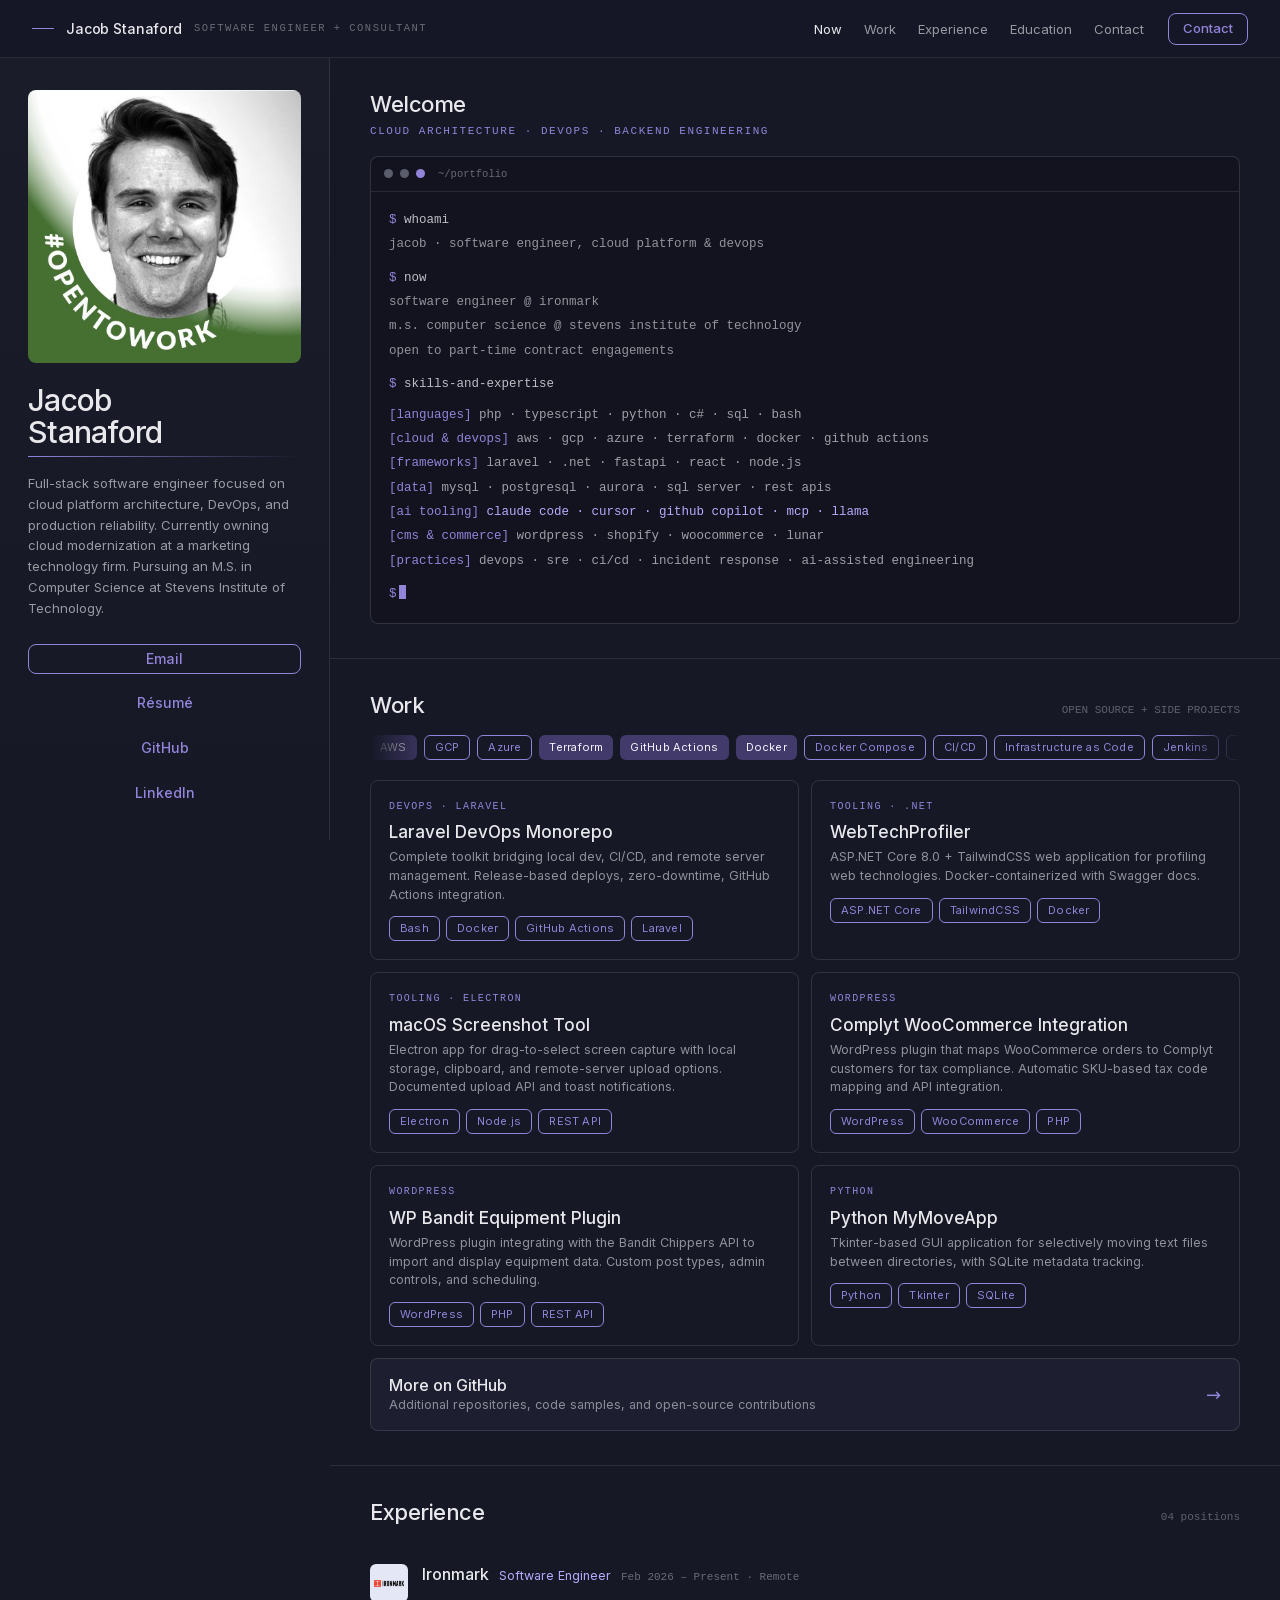
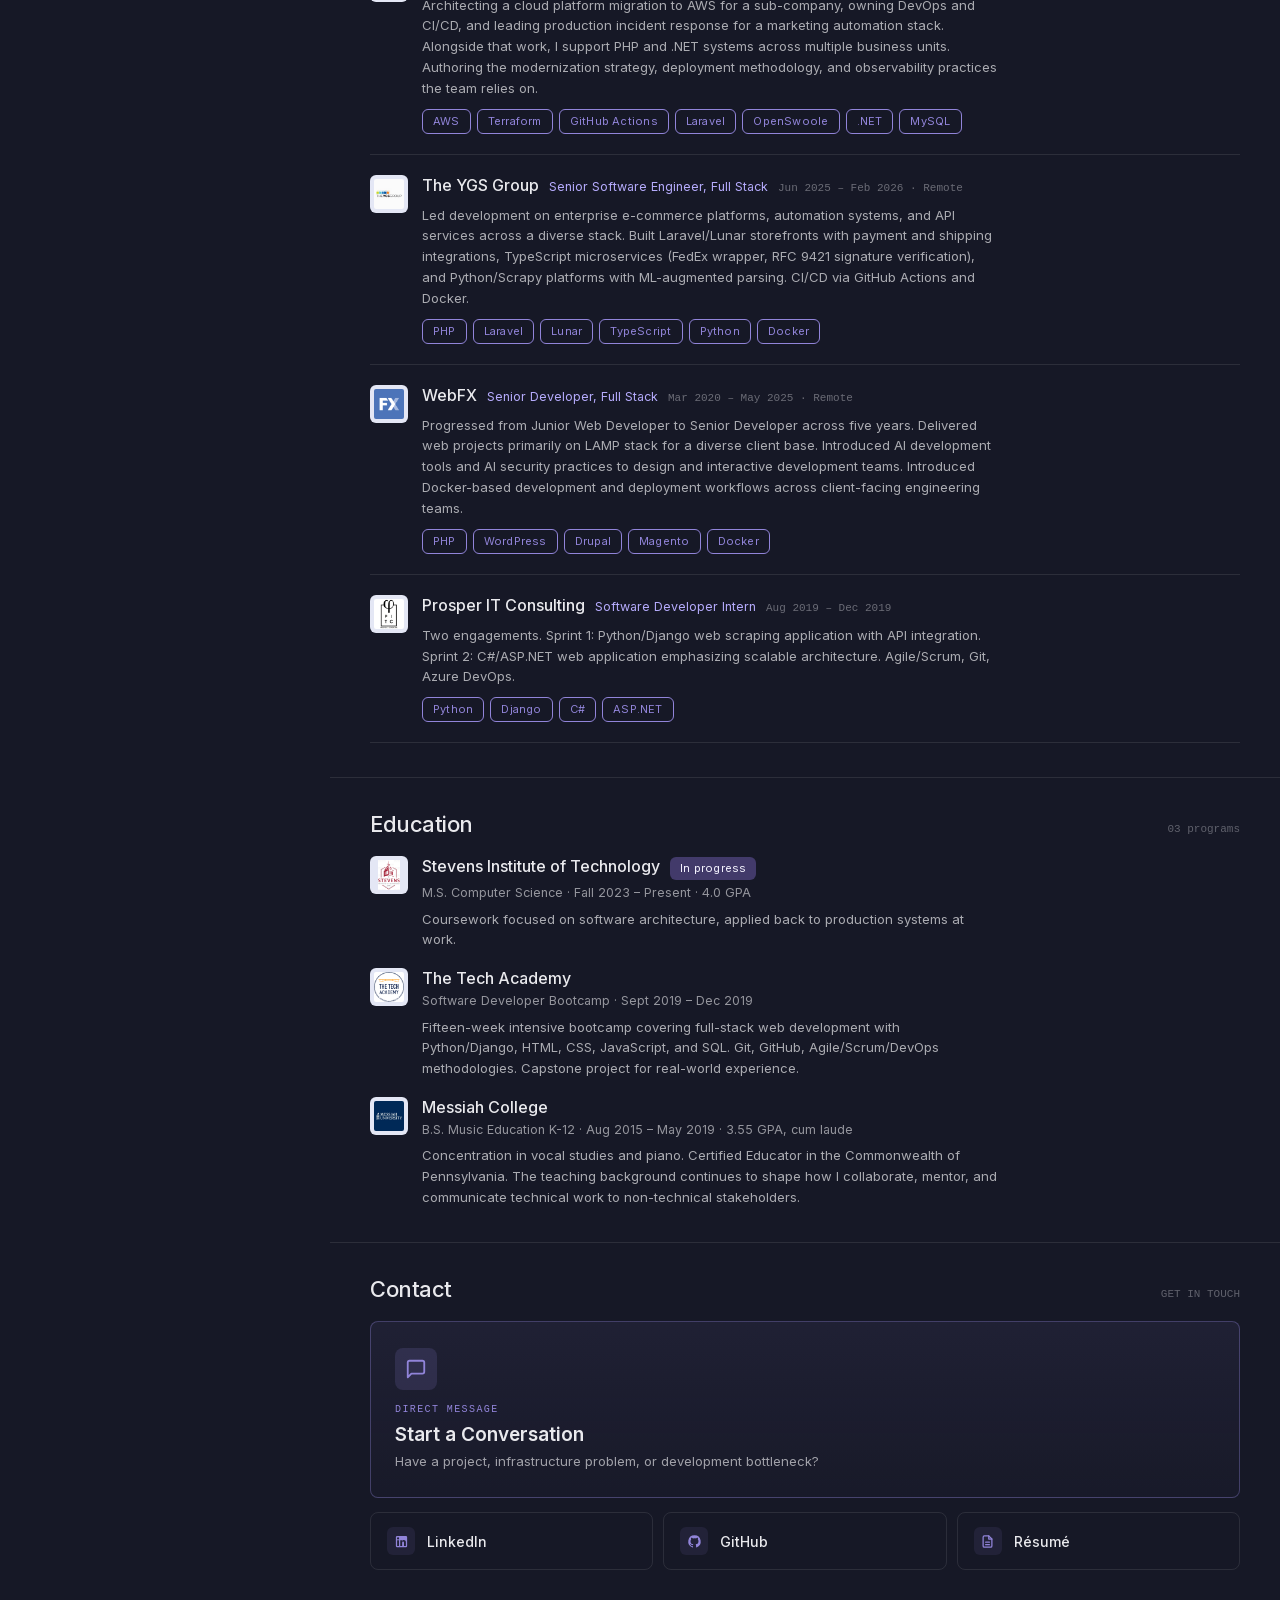
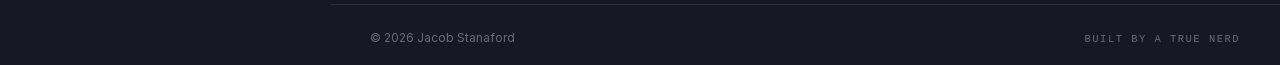
<file: index.html>
<!DOCTYPE html>
<html lang="en">
<head>
<meta charset="utf-8">
<meta name="viewport" content="width=device-width, initial-scale=1">
<title>Jacob Stanaford | Software Engineer + Consultant</title>
<meta name="description" content="Jacob Stanaford is a Central PA software engineer and consultant focused on cloud architecture, DevOps, and backend engineering across AWS, GCP, and Azure.">
<meta name="author" content="Jacob Stanaford">
<meta name="robots" content="index, follow, max-image-preview:large">
<link rel="canonical" href="https://jstanaford.github.io/">
<meta name="theme-color" content="#161826">
<link rel="icon" href="favicon.ico" sizes="any">
<link rel="icon" href="favicon.svg" type="image/svg+xml">
<link rel="apple-touch-icon" href="apple-touch-icon.png">
<meta property="og:type" content="profile">
<meta property="profile:first_name" content="Jacob">
<meta property="profile:last_name" content="Stanaford">
<meta property="og:site_name" content="Jacob Stanaford">
<meta property="og:title" content="Jacob Stanaford | Software Engineer + Consultant">
<meta property="og:description" content="Cloud architecture, DevOps, and backend engineering across AWS, GCP, and Azure.">
<meta property="og:url" content="https://jstanaford.github.io/">
<meta property="og:image" content="https://jstanaford.github.io/img/og-card.png">
<meta property="og:image:width" content="1200">
<meta property="og:image:height" content="630">
<meta property="og:image:alt" content="Jacob Stanaford, Software Engineer + Consultant: cloud architecture, DevOps, backend engineering">
<meta property="og:locale" content="en_US">
<meta name="twitter:card" content="summary_large_image">
<meta name="twitter:title" content="Jacob Stanaford | Software Engineer + Consultant">
<meta name="twitter:description" content="Cloud architecture, DevOps, and backend engineering across AWS, GCP, and Azure.">
<meta name="twitter:image" content="https://jstanaford.github.io/img/og-card.png">
<meta name="twitter:image:alt" content="Jacob Stanaford, Software Engineer + Consultant: cloud architecture, DevOps, backend engineering">
<script type="application/ld+json">
{
  "@context": "https://schema.org",
  "@type": "Person",
  "name": "Jacob Stanaford",
  "url": "https://jstanaford.github.io/",
  "jobTitle": "Software Engineer + Consultant",
  "description": "Jacob Stanaford is a Central PA software engineer and consultant focused on cloud architecture, DevOps, and backend engineering across AWS, GCP, and Azure.",
  "address": { "@type": "PostalAddress", "addressRegion": "PA", "addressCountry": "US" },
  "alumniOf": { "@type": "CollegeOrUniversity", "name": "Messiah College" },
  "knowsAbout": ["Cloud architecture", "DevOps", "Backend engineering", "Amazon Web Services", "Google Cloud", "Microsoft Azure", "Terraform", "CI/CD", "PHP", "Laravel", ".NET", "Python", "TypeScript", "AI-assisted engineering"],
  "sameAs": ["https://www.linkedin.com/in/jacobstanaford/", "https://github.com/jstanaford"]
}
</script>
<link rel="stylesheet" href="assets/css/nocturne.css?v=1">
</head>
<body style="background:var(--color-bg);color:var(--color-text)">

<div style="max-width:1360px;margin:0 auto;background:#161826;box-shadow:0 0 0 1px rgba(233,233,237,.06)">

  <!-- ═════════════════ TOP NAV ═════════════════ -->
  <div class="topnav">
    <div style="display:flex;align-items:center;gap:12px">
      <span style="display:block;width:22px;height:1px;background:#9184d9" class="sweepline"></span>
      <span style="font:500 14px Inter,sans-serif;letter-spacing:-.01em">Jacob Stanaford</span>
      <span class="mono topnav-subtitle" style="font-size:10.5px;letter-spacing:.14em;color:rgba(233,233,237,.4)">SOFTWARE ENGINEER + CONSULTANT</span>
    </div>
    <div style="display:flex;align-items:center;gap:24px">
      <div class="topnav-links">
        <a href="#now" style="color:#e9e9ed;text-decoration:none">Now</a>
        <a href="#work" style="color:inherit;text-decoration:none">Work</a>
        <a href="#experience" style="color:inherit;text-decoration:none">Experience</a>
        <a href="#education" style="color:inherit;text-decoration:none">Education</a>
        <a href="#contact" style="color:inherit;text-decoration:none">Contact</a>
      </div>
      <a href="#contact" class="btn btn-primary" style="text-decoration:none;height:32px;padding:0 14px;font-size:13px">Contact</a>
    </div>
  </div>

  <div class="layout">

    <!-- ═════════════════ LEFT SIDEBAR ═════════════════ -->
    <aside class="sidebar">
      <div class="sidebar-photo">
        <img src="img/jacobstanaford.jpeg" alt="Jacob Stanaford" style="width:100%;aspect-ratio:1;object-fit:cover;object-position:50% 25%">
      </div>
      <h1 style="font-size:30px;letter-spacing:-.025em;margin:22px 0 8px;line-height:1.05">Jacob<br>Stanaford</h1>
      <div style="height:1px;background:linear-gradient(to right,#9184d9,rgba(145,132,217,0));margin-bottom:16px" class="sweepline"></div>
      <p style="font-size:13px;line-height:1.6;color:rgba(233,233,237,.62)">Full-stack software engineer focused on cloud platform architecture, DevOps, and production reliability. Currently owning cloud modernization at a marketing technology firm. Pursuing an M.S. in Computer Science at Stevens Institute of Technology.</p>
      <div style="display:flex;flex-direction:column;gap:9px;margin-top:20px">
        <a href="mailto:jacobstanafordprofessional@gmail.com" class="btn btn-primary btn-block" style="text-decoration:none">Email</a>
        <a href="img/resource/JacobS_Resume.pdf" class="btn btn-ghost btn-block" style="text-decoration:none">Résumé</a>
        <a href="https://github.com/jstanaford" class="btn btn-ghost btn-block" style="text-decoration:none">GitHub</a>
        <a href="https://www.linkedin.com/in/jacobstanaford/" class="btn btn-ghost btn-block" style="text-decoration:none">LinkedIn</a>
      </div>
    </aside>

    <!-- ═════════════════ MAIN CONTENT ═════════════════ -->
    <main>

      <!-- ─── NOW ─── -->
      <section id="now" class="section" style="border-bottom:1px solid rgba(233,233,237,.1)">
        <div style="display:flex;align-items:baseline;justify-content:space-between;margin-bottom:6px">
          <h2 style="font-size:22px;letter-spacing:-.02em;margin:0">Welcome</h2>
        </div>
        <div class="mono" style="font-size:11px;letter-spacing:.14em;color:#9184d9;margin-bottom:16px">CLOUD ARCHITECTURE · DEVOPS · BACKEND ENGINEERING</div>
        <div style="border:1px solid rgba(233,233,237,.14);border-radius:8px;overflow:hidden;background:#12131f">
          <div style="display:flex;align-items:center;gap:7px;padding:9px 13px;border-bottom:1px solid rgba(233,233,237,.1)">
            <span style="width:9px;height:9px;border-radius:50%;background:#595d6c;display:block"></span>
            <span style="width:9px;height:9px;border-radius:50%;background:#595d6c;display:block"></span>
            <span style="width:9px;height:9px;border-radius:50%;background:#9184d9;display:block"></span>
            <span class="mono" style="font-size:10.5px;color:rgba(233,233,237,.4);margin-left:6px">~/portfolio</span>
          </div>
          <div id="term-body" class="mono term-body" style="line-height:1.95;color:rgba(233,233,237,.8);max-height:460px;overflow-y:auto;overflow-x:hidden">
            <div><span class="pre" style="animation-delay:.05s">$</span> <span class="t" style="animation:type .42s steps(6,end) both;animation-delay:.4s">whoami</span></div>
            <div style="color:rgba(233,233,237,.6)"><span class="t" style="animation-delay:1.4s">jacob · software engineer, cloud platform &amp; devops</span></div>

            <div style="margin-top:9px"><span class="pre" style="animation-delay:2.45s">$</span> <span class="t" style="animation:type .21s steps(3,end) both;animation-delay:2.8s">now</span></div>
            <div style="color:rgba(233,233,237,.6)"><span class="t" style="animation-delay:3.8s">software engineer @ ironmark</span></div>
            <div style="color:rgba(233,233,237,.6)"><span class="t" style="animation-delay:4.6s">m.s. computer science @ stevens institute of technology</span></div>
            <div style="color:rgba(233,233,237,.6)"><span class="t" style="animation-delay:5.4s">open to part-time contract engagements</span></div>

            <div style="margin-top:9px"><span class="pre" style="animation-delay:6.45s">$</span> <span class="t" style="animation:type 1.4s steps(20,end) both;animation-delay:6.8s">skills-and-expertise</span></div>

            <div style="margin-top:6px"><span style="color:#9184d9"><span class="t" style="animation-delay:8.4s">[languages]</span></span> <span style="color:rgba(233,233,237,.65)"><span class="t" style="animation-delay:8.9s">php · typescript · python · c# · sql · bash</span></span></div>
            <div><span style="color:#9184d9"><span class="t" style="animation-delay:9.4s">[cloud &amp; devops]</span></span> <span style="color:rgba(233,233,237,.65)"><span class="t" style="animation-delay:9.9s">aws · gcp · azure · terraform · docker · github actions</span></span></div>
            <div><span style="color:#9184d9"><span class="t" style="animation-delay:10.4s">[frameworks]</span></span> <span style="color:rgba(233,233,237,.65)"><span class="t" style="animation-delay:10.9s">laravel · .net · fastapi · react · node.js</span></span></div>
            <div><span style="color:#9184d9"><span class="t" style="animation-delay:11.4s">[data]</span></span> <span style="color:rgba(233,233,237,.65)"><span class="t" style="animation-delay:11.9s">mysql · postgresql · aurora · sql server · rest apis</span></span></div>
            <div><span style="color:#9184d9"><span class="t" style="animation-delay:12.4s">[ai tooling]</span></span> <span style="color:#b5abfc"><span class="t" style="animation-delay:12.9s">claude code · cursor · github copilot · mcp · llama</span></span></div>
            <div><span style="color:#9184d9"><span class="t" style="animation-delay:13.4s">[cms &amp; commerce]</span></span> <span style="color:rgba(233,233,237,.65)"><span class="t" style="animation-delay:13.9s">wordpress · shopify · woocommerce · lunar</span></span></div>
            <div><span style="color:#9184d9"><span class="t" style="animation-delay:14.4s">[practices]</span></span> <span style="color:rgba(233,233,237,.65)"><span class="t" style="animation-delay:14.9s">devops · sre · ci/cd · incident response · ai-assisted engineering</span></span></div>

            <div style="margin-top:9px"><span class="pre" style="animation-delay:16s">$</span><span class="caret"></span></div>
          </div>
          <script>
          (function(){
            var term = document.getElementById('term-body');
            if (!term) return;
            // Start with the terminal scrolled to the top so the reveal begins at $ whoami.
            term.scrollTop = 0;
            var userScrolled = false;
            term.addEventListener('wheel', function(){ userScrolled = true; }, {passive:true});
            term.addEventListener('touchstart', function(){ userScrolled = true; }, {passive:true});

            // For each typed span, schedule a minimum scroll-into-view when its typing animation starts.
            // Behavior: only scroll when the row is actually about to fall off the bottom; move by the
            // smallest amount that puts the row inside the visible area with a small bottom buffer.
            // Skip scrolls smaller than a threshold so we don't jitter row-by-row.
            var BOTTOM_BUFFER = 40;   // px kept below the newly typed row
            var MIN_SHIFT = 24;       // don't fire a scroll shorter than this
            var spans = term.querySelectorAll('.t');
            spans.forEach(function(sp){
              var delayStr = sp.style.animationDelay || '0s';
              var ms = parseFloat(delayStr) * 1000;
              setTimeout(function(){
                if (userScrolled) return;
                var row = sp.closest('div');
                if (!row) return;
                var rowBottom = row.offsetTop + row.offsetHeight;
                var visibleBottom = term.scrollTop + term.clientHeight;
                // Only scroll when the new row would fall below the visible area.
                if (rowBottom > visibleBottom - 8) {
                  // Scroll by the minimum amount that puts the row inside the viewport with a buffer.
                  var target = Math.max(0, rowBottom - term.clientHeight + BOTTOM_BUFFER);
                  var delta = target - term.scrollTop;
                  if (delta >= MIN_SHIFT) {
                    term.scrollTo({top: target, behavior: 'smooth'});
                  }
                }
              }, ms);
            });
          })();
          </script>
        </div>
      </section>

      <!-- ─── WORK / PROJECTS ─── -->
      <section id="work" class="section" style="border-bottom:1px solid rgba(233,233,237,.1)">
        <div style="display:flex;align-items:baseline;justify-content:space-between;margin-bottom:14px">
          <h2 style="font-size:22px;letter-spacing:-.02em;margin:0">Work</h2>
          <span class="mono" style="font-size:11px;color:rgba(233,233,237,.35)">OPEN SOURCE + SIDE PROJECTS</span>
        </div>
        <div class="marquee" aria-label="Technology and skills marquee" style="margin-bottom:18px;padding:2px 0">
          <div class="marquee-track">
            <span class="tag tag-accent">AWS</span><span class="tag tag-outline">GCP</span><span class="tag tag-outline">Azure</span><span class="tag tag-accent">Terraform</span><span class="tag tag-accent">GitHub Actions</span><span class="tag tag-accent">Docker</span><span class="tag tag-outline">Docker Compose</span><span class="tag tag-outline">CI/CD</span><span class="tag tag-outline">Infrastructure as Code</span><span class="tag tag-outline">Jenkins</span><span class="tag tag-outline">Ansible</span><span class="tag tag-outline">Cloudflare</span><span class="tag tag-outline">Nginx</span><span class="tag tag-outline">ECS Fargate</span><span class="tag tag-outline">Aurora</span><span class="tag tag-outline">Lambda</span><span class="tag tag-outline">IAM</span><span class="tag tag-outline">Secrets Manager</span><span class="tag tag-outline">CloudWatch</span><span class="tag tag-outline">API Gateway</span><span class="tag tag-accent">PHP</span><span class="tag tag-outline">JavaScript</span><span class="tag tag-accent">TypeScript</span><span class="tag tag-outline">Python</span><span class="tag tag-outline">C#</span><span class="tag tag-outline">Bash</span><span class="tag tag-outline">SQL</span><span class="tag tag-outline">HTML</span><span class="tag tag-outline">CSS</span><span class="tag tag-outline">PowerShell</span><span class="tag tag-outline">YAML</span><span class="tag tag-outline">Liquid</span><span class="tag tag-accent">Laravel</span><span class="tag tag-outline">Laravel Horizon</span><span class="tag tag-outline">OpenSwoole</span><span class="tag tag-outline">.NET Framework 4.8</span><span class="tag tag-outline">.NET 10</span><span class="tag tag-outline">ASP.NET MVC</span><span class="tag tag-outline">ASP.NET Core</span><span class="tag tag-outline">Entity Framework</span><span class="tag tag-outline">Django</span><span class="tag tag-outline">FastAPI</span><span class="tag tag-outline">Flask</span><span class="tag tag-outline">Express.js</span><span class="tag tag-outline">Node.js</span><span class="tag tag-accent">React</span><span class="tag tag-outline">Angular</span><span class="tag tag-outline">Vue.js</span><span class="tag tag-outline">Electron</span><span class="tag tag-outline">Filament</span><span class="tag tag-outline">Livewire</span><span class="tag tag-outline">Tailwind</span><span class="tag tag-outline">Vite</span><span class="tag tag-outline">Scrapy</span><span class="tag tag-outline">Playwright</span><span class="tag tag-outline">Beautiful Soup</span><span class="tag tag-accent">MySQL</span><span class="tag tag-outline">MariaDB</span><span class="tag tag-outline">PostgreSQL</span><span class="tag tag-outline">SQL Server</span><span class="tag tag-outline">SQLite</span><span class="tag tag-outline">Aurora Serverless v2</span><span class="tag tag-outline">Meilisearch</span><span class="tag tag-accent">Claude Code</span><span class="tag tag-accent">MCP</span><span class="tag tag-outline">Cursor</span><span class="tag tag-outline">GitHub Copilot</span><span class="tag tag-outline">Gemini</span><span class="tag tag-outline">Llama</span><span class="tag tag-outline">Multi-Agent Orchestration</span><span class="tag tag-outline">AI-Assisted Engineering</span><span class="tag tag-accent">WordPress</span><span class="tag tag-outline">WooCommerce</span><span class="tag tag-outline">Shopify</span><span class="tag tag-outline">Drupal</span><span class="tag tag-outline">Magento</span><span class="tag tag-outline">Lunar</span><span class="tag tag-outline">REST APIs</span><span class="tag tag-outline">Swagger/OpenAPI</span><span class="tag tag-outline">FedEx API</span><span class="tag tag-outline">Braintree</span><span class="tag tag-outline">Authorize.net</span><span class="tag tag-outline">RFC 9421</span><span class="tag tag-outline">SFTP</span><span class="tag tag-outline">DevOps</span><span class="tag tag-outline">SRE</span><span class="tag tag-outline">Incident Response</span><span class="tag tag-outline">Cloud Architecture</span><span class="tag tag-outline">Observability</span><span class="tag tag-outline">Code Review</span><span class="tag tag-outline">Git</span><span class="tag tag-outline">GitHub</span><span class="tag tag-outline">Bitbucket</span><span class="tag tag-outline">VS Code</span><span class="tag tag-outline">PHPStorm</span><span class="tag tag-outline">Rider</span><span class="tag tag-outline">PyCharm</span><span class="tag tag-outline">Visual Studio</span><span class="tag tag-accent">AWS</span><span class="tag tag-outline">GCP</span><span class="tag tag-outline">Azure</span><span class="tag tag-accent">Terraform</span><span class="tag tag-accent">GitHub Actions</span><span class="tag tag-accent">Docker</span><span class="tag tag-outline">Docker Compose</span><span class="tag tag-outline">CI/CD</span><span class="tag tag-outline">Infrastructure as Code</span><span class="tag tag-outline">Jenkins</span><span class="tag tag-outline">Ansible</span><span class="tag tag-outline">Cloudflare</span><span class="tag tag-outline">Nginx</span><span class="tag tag-outline">ECS Fargate</span><span class="tag tag-outline">Aurora</span><span class="tag tag-outline">Lambda</span><span class="tag tag-outline">IAM</span><span class="tag tag-outline">Secrets Manager</span><span class="tag tag-outline">CloudWatch</span><span class="tag tag-outline">API Gateway</span><span class="tag tag-accent">PHP</span><span class="tag tag-outline">JavaScript</span><span class="tag tag-accent">TypeScript</span><span class="tag tag-outline">Python</span><span class="tag tag-outline">C#</span><span class="tag tag-outline">Bash</span><span class="tag tag-outline">SQL</span><span class="tag tag-outline">HTML</span><span class="tag tag-outline">CSS</span><span class="tag tag-outline">PowerShell</span><span class="tag tag-outline">YAML</span><span class="tag tag-outline">Liquid</span><span class="tag tag-accent">Laravel</span><span class="tag tag-outline">Laravel Horizon</span><span class="tag tag-outline">OpenSwoole</span><span class="tag tag-outline">.NET Framework 4.8</span><span class="tag tag-outline">.NET 10</span><span class="tag tag-outline">ASP.NET MVC</span><span class="tag tag-outline">ASP.NET Core</span><span class="tag tag-outline">Entity Framework</span><span class="tag tag-outline">Django</span><span class="tag tag-outline">FastAPI</span><span class="tag tag-outline">Flask</span><span class="tag tag-outline">Express.js</span><span class="tag tag-outline">Node.js</span><span class="tag tag-accent">React</span><span class="tag tag-outline">Angular</span><span class="tag tag-outline">Vue.js</span><span class="tag tag-outline">Electron</span><span class="tag tag-outline">Filament</span><span class="tag tag-outline">Livewire</span><span class="tag tag-outline">Tailwind</span><span class="tag tag-outline">Vite</span><span class="tag tag-outline">Scrapy</span><span class="tag tag-outline">Playwright</span><span class="tag tag-outline">Beautiful Soup</span><span class="tag tag-accent">MySQL</span><span class="tag tag-outline">MariaDB</span><span class="tag tag-outline">PostgreSQL</span><span class="tag tag-outline">SQL Server</span><span class="tag tag-outline">SQLite</span><span class="tag tag-outline">Aurora Serverless v2</span><span class="tag tag-outline">Meilisearch</span><span class="tag tag-accent">Claude Code</span><span class="tag tag-accent">MCP</span><span class="tag tag-outline">Cursor</span><span class="tag tag-outline">GitHub Copilot</span><span class="tag tag-outline">Gemini</span><span class="tag tag-outline">Llama</span><span class="tag tag-outline">Multi-Agent Orchestration</span><span class="tag tag-outline">AI-Assisted Engineering</span><span class="tag tag-accent">WordPress</span><span class="tag tag-outline">WooCommerce</span><span class="tag tag-outline">Shopify</span><span class="tag tag-outline">Drupal</span><span class="tag tag-outline">Magento</span><span class="tag tag-outline">Lunar</span><span class="tag tag-outline">REST APIs</span><span class="tag tag-outline">Swagger/OpenAPI</span><span class="tag tag-outline">FedEx API</span><span class="tag tag-outline">Braintree</span><span class="tag tag-outline">Authorize.net</span><span class="tag tag-outline">RFC 9421</span><span class="tag tag-outline">SFTP</span><span class="tag tag-outline">DevOps</span><span class="tag tag-outline">SRE</span><span class="tag tag-outline">Incident Response</span><span class="tag tag-outline">Cloud Architecture</span><span class="tag tag-outline">Observability</span><span class="tag tag-outline">Code Review</span><span class="tag tag-outline">Git</span><span class="tag tag-outline">GitHub</span><span class="tag tag-outline">Bitbucket</span><span class="tag tag-outline">VS Code</span><span class="tag tag-outline">PHPStorm</span><span class="tag tag-outline">Rider</span><span class="tag tag-outline">PyCharm</span><span class="tag tag-outline">Visual Studio</span>
          </div>
        </div>
        <div class="work-grid">

          <a href="https://github.com/jstanaford/laravel-devops" style="border:1px solid rgba(233,233,237,.12);border-radius:8px;padding:18px;text-decoration:none;color:inherit;display:block">
            <div class="mono" style="font-size:10px;letter-spacing:.14em;color:#9184d9">DEVOPS · LARAVEL</div>
            <div style="font:500 17px Inter,sans-serif;margin:8px 0 6px">Laravel DevOps Monorepo</div>
            <div style="font-size:12.5px;color:rgba(233,233,237,.58);line-height:1.5">Complete toolkit bridging local dev, CI/CD, and remote server management. Release-based deploys, zero-downtime, GitHub Actions integration.</div>
            <div style="display:flex;gap:6px;flex-wrap:wrap;margin-top:12px">
              <span class="tag tag-outline">Bash</span><span class="tag tag-outline">Docker</span><span class="tag tag-outline">GitHub Actions</span><span class="tag tag-outline">Laravel</span>
            </div>
          </a>

          <a href="https://github.com/jstanaford/webdev-tools" style="border:1px solid rgba(233,233,237,.12);border-radius:8px;padding:18px;text-decoration:none;color:inherit;display:block">
            <div class="mono" style="font-size:10px;letter-spacing:.14em;color:#9184d9">TOOLING · .NET</div>
            <div style="font:500 17px Inter,sans-serif;margin:8px 0 6px">WebTechProfiler</div>
            <div style="font-size:12.5px;color:rgba(233,233,237,.58);line-height:1.5">ASP.NET Core 8.0 + TailwindCSS web application for profiling web technologies. Docker-containerized with Swagger docs.</div>
            <div style="display:flex;gap:6px;flex-wrap:wrap;margin-top:12px">
              <span class="tag tag-outline">ASP.NET Core</span><span class="tag tag-outline">TailwindCSS</span><span class="tag tag-outline">Docker</span>
            </div>
          </a>

          <a href="https://github.com/jstanaford/electron-local-screenshot-tool" style="border:1px solid rgba(233,233,237,.12);border-radius:8px;padding:18px;text-decoration:none;color:inherit;display:block">
            <div class="mono" style="font-size:10px;letter-spacing:.14em;color:#9184d9">TOOLING · ELECTRON</div>
            <div style="font:500 17px Inter,sans-serif;margin:8px 0 6px">macOS Screenshot Tool</div>
            <div style="font-size:12.5px;color:rgba(233,233,237,.58);line-height:1.5">Electron app for drag-to-select screen capture with local storage, clipboard, and remote-server upload options. Documented upload API and toast notifications.</div>
            <div style="display:flex;gap:6px;flex-wrap:wrap;margin-top:12px">
              <span class="tag tag-outline">Electron</span><span class="tag tag-outline">Node.js</span><span class="tag tag-outline">REST API</span>
            </div>
          </a>

          <a href="https://github.com/jstanaford/wp-complyt-integration" style="border:1px solid rgba(233,233,237,.12);border-radius:8px;padding:18px;text-decoration:none;color:inherit;display:block">
            <div class="mono" style="font-size:10px;letter-spacing:.14em;color:#9184d9">WORDPRESS</div>
            <div style="font:500 17px Inter,sans-serif;margin:8px 0 6px">Complyt WooCommerce Integration</div>
            <div style="font-size:12.5px;color:rgba(233,233,237,.58);line-height:1.5">WordPress plugin that maps WooCommerce orders to Complyt customers for tax compliance. Automatic SKU-based tax code mapping and API integration.</div>
            <div style="display:flex;gap:6px;flex-wrap:wrap;margin-top:12px">
              <span class="tag tag-outline">WordPress</span><span class="tag tag-outline">WooCommerce</span><span class="tag tag-outline">PHP</span>
            </div>
          </a>

          <a href="https://github.com/jstanaford/wp-bandit" style="border:1px solid rgba(233,233,237,.12);border-radius:8px;padding:18px;text-decoration:none;color:inherit;display:block">
            <div class="mono" style="font-size:10px;letter-spacing:.14em;color:#9184d9">WORDPRESS</div>
            <div style="font:500 17px Inter,sans-serif;margin:8px 0 6px">WP Bandit Equipment Plugin</div>
            <div style="font-size:12.5px;color:rgba(233,233,237,.58);line-height:1.5">WordPress plugin integrating with the Bandit Chippers API to import and display equipment data. Custom post types, admin controls, and scheduling.</div>
            <div style="display:flex;gap:6px;flex-wrap:wrap;margin-top:12px">
              <span class="tag tag-outline">WordPress</span><span class="tag tag-outline">PHP</span><span class="tag tag-outline">REST API</span>
            </div>
          </a>

          <a href="https://github.com/jstanaford/Python_MyMoveApp" style="border:1px solid rgba(233,233,237,.12);border-radius:8px;padding:18px;text-decoration:none;color:inherit;display:block">
            <div class="mono" style="font-size:10px;letter-spacing:.14em;color:#9184d9">PYTHON</div>
            <div style="font:500 17px Inter,sans-serif;margin:8px 0 6px">Python MyMoveApp</div>
            <div style="font-size:12.5px;color:rgba(233,233,237,.58);line-height:1.5">Tkinter-based GUI application for selectively moving text files between directories, with SQLite metadata tracking.</div>
            <div style="display:flex;gap:6px;flex-wrap:wrap;margin-top:12px">
              <span class="tag tag-outline">Python</span><span class="tag tag-outline">Tkinter</span><span class="tag tag-outline">SQLite</span>
            </div>
          </a>

        </div>
        <a href="https://github.com/jstanaford" style="text-decoration:none;color:inherit;display:flex;align-items:center;justify-content:space-between;border:1px solid rgba(233,233,237,.12);border-radius:8px;padding:16px 18px;margin-top:12px;background:rgba(145,132,217,.06)">
          <div>
            <div style="font:500 16px Inter,sans-serif">More on GitHub</div>
            <div style="font-size:12.5px;color:rgba(233,233,237,.55)">Additional repositories, code samples, and open-source contributions</div>
          </div>
          <span style="color:#9184d9;font-size:18px">→</span>
        </a>
      </section>

      <!-- ─── EXPERIENCE ─── -->
      <section id="experience" class="section" style="border-bottom:1px solid rgba(233,233,237,.1)">
        <div style="display:flex;align-items:baseline;justify-content:space-between;margin-bottom:18px">
          <h2 style="font-size:22px;letter-spacing:-.02em;margin:0">Experience</h2>
          <span class="mono" style="font-size:11px;color:rgba(233,233,237,.35)">04 positions</span>
        </div>
        <div style="display:flex;flex-direction:column">

          <div style="padding:20px 0;border-bottom:1px solid rgba(233,233,237,.1);display:flex;gap:14px;align-items:flex-start">
            <img src="img/experience/ironmark_logo.png" alt="Ironmark" class="logo logo-lg">
            <div style="flex:1">
              <div style="display:flex;align-items:baseline;gap:10px;flex-wrap:wrap">
                <div style="font:500 16px Inter,sans-serif">Ironmark</div>
                <span style="font-size:12.5px;color:#b5abfc">Software Engineer</span>
                <span class="mono" style="font-size:11px;color:rgba(233,233,237,.4)">Feb 2026 – Present · Remote</span>
              </div>
              <div style="font-size:13px;color:rgba(233,233,237,.7);line-height:1.6;margin-top:8px;max-width:72ch">
                Architecting a cloud platform migration to AWS for a sub-company, owning DevOps and CI/CD, and leading production incident response for a marketing automation stack. Alongside that work, I support PHP and .NET systems across multiple business units. Authoring the modernization strategy, deployment methodology, and observability practices the team relies on.
              </div>
              <div style="display:flex;gap:6px;flex-wrap:wrap;margin-top:10px">
                <span class="tag tag-outline">AWS</span><span class="tag tag-outline">Terraform</span><span class="tag tag-outline">GitHub Actions</span><span class="tag tag-outline">Laravel</span><span class="tag tag-outline">OpenSwoole</span><span class="tag tag-outline">.NET</span><span class="tag tag-outline">MySQL</span>
              </div>
            </div>
          </div>

          <div style="padding:20px 0;border-bottom:1px solid rgba(233,233,237,.1);display:flex;gap:14px;align-items:flex-start">
            <img src="img/experience/the_ygs_group_logo.jpeg" alt="The YGS Group" class="logo logo-lg">
            <div style="flex:1">
              <div style="display:flex;align-items:baseline;gap:10px;flex-wrap:wrap">
                <div style="font:500 16px Inter,sans-serif">The YGS Group</div>
                <span style="font-size:12.5px;color:#b5abfc">Senior Software Engineer, Full Stack</span>
                <span class="mono" style="font-size:11px;color:rgba(233,233,237,.4)">Jun 2025 – Feb 2026 · Remote</span>
              </div>
              <div style="font-size:13px;color:rgba(233,233,237,.7);line-height:1.6;margin-top:8px;max-width:72ch">
                Led development on enterprise e-commerce platforms, automation systems, and API services across a diverse stack. Built Laravel/Lunar storefronts with payment and shipping integrations, TypeScript microservices (FedEx wrapper, RFC 9421 signature verification), and Python/Scrapy platforms with ML-augmented parsing. CI/CD via GitHub Actions and Docker.
              </div>
              <div style="display:flex;gap:6px;flex-wrap:wrap;margin-top:10px">
                <span class="tag tag-outline">PHP</span><span class="tag tag-outline">Laravel</span><span class="tag tag-outline">Lunar</span><span class="tag tag-outline">TypeScript</span><span class="tag tag-outline">Python</span><span class="tag tag-outline">Docker</span>
              </div>
            </div>
          </div>

          <div style="padding:20px 0;border-bottom:1px solid rgba(233,233,237,.1);display:flex;gap:14px;align-items:flex-start">
            <img src="img/experience/webfx_logo.jpg" alt="WebFX" class="logo logo-lg">
            <div style="flex:1">
              <div style="display:flex;align-items:baseline;gap:10px;flex-wrap:wrap">
                <div style="font:500 16px Inter,sans-serif">WebFX</div>
                <span style="font-size:12.5px;color:#b5abfc">Senior Developer, Full Stack</span>
                <span class="mono" style="font-size:11px;color:rgba(233,233,237,.4)">Mar 2020 – May 2025 · Remote</span>
              </div>
              <div style="font-size:13px;color:rgba(233,233,237,.7);line-height:1.6;margin-top:8px;max-width:72ch">
                Progressed from Junior Web Developer to Senior Developer across five years. Delivered web projects primarily on LAMP stack for a diverse client base. Introduced AI development tools and AI security practices to design and interactive development teams. Introduced Docker-based development and deployment workflows across client-facing engineering teams.
              </div>
              <div style="display:flex;gap:6px;flex-wrap:wrap;margin-top:10px">
                <span class="tag tag-outline">PHP</span><span class="tag tag-outline">WordPress</span><span class="tag tag-outline">Drupal</span><span class="tag tag-outline">Magento</span><span class="tag tag-outline">Docker</span>
              </div>
            </div>
          </div>

          <div style="padding:20px 0;border-bottom:1px solid rgba(233,233,237,.1);display:flex;gap:14px;align-items:flex-start">
            <img src="img/experience/prosper_it_consulting_logo.jpg" alt="Prosper IT Consulting" class="logo logo-lg">
            <div style="flex:1">
              <div style="display:flex;align-items:baseline;gap:10px;flex-wrap:wrap">
                <div style="font:500 16px Inter,sans-serif">Prosper IT Consulting</div>
                <span style="font-size:12.5px;color:#b5abfc">Software Developer Intern</span>
                <span class="mono" style="font-size:11px;color:rgba(233,233,237,.4)">Aug 2019 – Dec 2019</span>
              </div>
              <div style="font-size:13px;color:rgba(233,233,237,.7);line-height:1.6;margin-top:8px;max-width:72ch">
                Two engagements. Sprint 1: Python/Django web scraping application with API integration. Sprint 2: C#/ASP.NET web application emphasizing scalable architecture. Agile/Scrum, Git, Azure DevOps.
              </div>
              <div style="display:flex;gap:6px;flex-wrap:wrap;margin-top:10px">
                <span class="tag tag-outline">Python</span><span class="tag tag-outline">Django</span><span class="tag tag-outline">C#</span><span class="tag tag-outline">ASP.NET</span>
              </div>
            </div>
          </div>

        </div>
      </section>

      <!-- ─── EDUCATION ─── -->
      <section id="education" class="section" style="border-bottom:1px solid rgba(233,233,237,.1)">
        <div style="display:flex;align-items:baseline;justify-content:space-between;margin-bottom:18px">
          <h2 style="font-size:22px;letter-spacing:-.02em;margin:0">Education</h2>
          <span class="mono" style="font-size:11px;color:rgba(233,233,237,.35)">03 programs</span>
        </div>
        <div style="display:flex;flex-direction:column;gap:18px">

          <div style="display:flex;gap:14px;align-items:flex-start">
            <img src="img/education/stevens_institute_of_technology.png" alt="Stevens Institute of Technology" class="logo logo-lg">
            <div style="flex:1">
              <div style="display:flex;align-items:baseline;gap:10px;flex-wrap:wrap">
                <div style="font:500 16px Inter,sans-serif">Stevens Institute of Technology</div>
                <span class="tag tag-accent">In progress</span>
              </div>
              <div style="font-size:12.5px;color:rgba(233,233,237,.6);margin-top:3px">M.S. Computer Science · Fall 2023 – Present · 4.0 GPA</div>
              <div style="font-size:13px;color:rgba(233,233,237,.7);line-height:1.6;margin-top:6px;max-width:72ch">
                Coursework focused on software architecture, applied back to production systems at work.
              </div>
            </div>
          </div>

          <div style="display:flex;gap:14px;align-items:flex-start">
            <img src="img/education/tech_academy.png" alt="The Tech Academy" class="logo logo-lg">
            <div style="flex:1">
              <div style="font:500 16px Inter,sans-serif">The Tech Academy</div>
              <div style="font-size:12.5px;color:rgba(233,233,237,.6);margin-top:3px">Software Developer Bootcamp · Sept 2019 – Dec 2019</div>
              <div style="font-size:13px;color:rgba(233,233,237,.7);line-height:1.6;margin-top:6px;max-width:72ch">
                Fifteen-week intensive bootcamp covering full-stack web development with Python/Django, HTML, CSS, JavaScript, and SQL. Git, GitHub, Agile/Scrum/DevOps methodologies. Capstone project for real-world experience.
              </div>
            </div>
          </div>

          <div style="display:flex;gap:14px;align-items:flex-start">
            <img src="img/education/messiah_college_logo.jpg" alt="Messiah College" class="logo logo-lg">
            <div style="flex:1">
              <div style="font:500 16px Inter,sans-serif">Messiah College</div>
              <div style="font-size:12.5px;color:rgba(233,233,237,.6);margin-top:3px">B.S. Music Education K-12 · Aug 2015 – May 2019 · 3.55 GPA, cum laude</div>
              <div style="font-size:13px;color:rgba(233,233,237,.7);line-height:1.6;margin-top:6px;max-width:72ch">
                Concentration in vocal studies and piano. Certified Educator in the Commonwealth of Pennsylvania. The teaching background continues to shape how I collaborate, mentor, and communicate technical work to non-technical stakeholders.
              </div>
            </div>
          </div>

        </div>
      </section>

      <!-- ─── CONTACT ─── -->
      <section id="contact" class="section">
        <div style="display:flex;align-items:baseline;justify-content:space-between;margin-bottom:18px">
          <h2 style="font-size:22px;letter-spacing:-.02em;margin:0">Contact</h2>
          <span class="mono" style="font-size:11px;color:rgba(233,233,237,.35)">GET IN TOUCH</span>
        </div>

        <!-- Primary CTA: single full-width card for direct outreach -->
        <div style="margin-bottom:14px">

          <a href="mailto:jacobstanafordprofessional@gmail.com?subject=Project%20Inquiry" class="contact-card" style="border:1px solid rgba(145,132,217,.35);border-radius:8px;padding:26px 24px;text-decoration:none;color:inherit;display:flex;flex-direction:column;gap:12px;background:linear-gradient(180deg,rgba(145,132,217,.08),rgba(145,132,217,.02));transition:border-color .18s ease,transform .18s ease,background .18s ease">
            <span style="width:42px;height:42px;border-radius:8px;background:rgba(145,132,217,.16);display:flex;align-items:center;justify-content:center;color:#9184d9">
              <svg width="22" height="22" viewBox="0 0 24 24" fill="none" stroke="currentColor" stroke-width="2" stroke-linecap="round" stroke-linejoin="round" aria-hidden="true"><path d="M21 15a2 2 0 01-2 2H7l-4 4V5a2 2 0 012-2h14a2 2 0 012 2z"/></svg>
            </span>
            <div>
              <div class="mono" style="font-size:10px;letter-spacing:.14em;color:#9184d9">DIRECT MESSAGE</div>
              <div style="font:600 19px Inter,sans-serif;margin-top:6px">Start a Conversation</div>
              <div style="font-size:13px;color:rgba(233,233,237,.65);line-height:1.55;margin-top:5px">Have a project, infrastructure problem, or development bottleneck?</div>
            </div>
          </a>

        </div>

        <!-- Secondary: compact tiles for LinkedIn / GitHub / Résumé -->
        <div class="contact-links">

          <a href="https://www.linkedin.com/in/jacobstanaford/" target="_blank" rel="noopener" class="contact-card-mini" style="border:1px solid rgba(233,233,237,.1);border-radius:8px;padding:14px 16px;text-decoration:none;color:inherit;display:flex;align-items:center;gap:12px;transition:border-color .18s ease,background .18s ease">
            <span style="width:28px;height:28px;flex-shrink:0;border-radius:6px;background:rgba(145,132,217,.1);display:flex;align-items:center;justify-content:center;color:#9184d9">
              <svg width="15" height="15" viewBox="0 0 24 24" fill="currentColor" aria-hidden="true"><path d="M19 3a2 2 0 012 2v14a2 2 0 01-2 2H5a2 2 0 01-2-2V5a2 2 0 012-2h14zM8 10H5v9h3v-9zm-1.5-4.75a1.75 1.75 0 100 3.5 1.75 1.75 0 000-3.5zM19 19v-5.4c0-2.61-1.4-3.83-3.27-3.83A2.83 2.83 0 0013 11.1V10h-3v9h3v-4.75c0-1.15.22-2.27 1.65-2.27 1.4 0 1.35 1.34 1.35 2.34V19h3z"/></svg>
            </span>
            <div style="font:500 14px Inter,sans-serif">LinkedIn</div>
          </a>

          <a href="https://github.com/jstanaford" target="_blank" rel="noopener" class="contact-card-mini" style="border:1px solid rgba(233,233,237,.1);border-radius:8px;padding:14px 16px;text-decoration:none;color:inherit;display:flex;align-items:center;gap:12px;transition:border-color .18s ease,background .18s ease">
            <span style="width:28px;height:28px;flex-shrink:0;border-radius:6px;background:rgba(145,132,217,.1);display:flex;align-items:center;justify-content:center;color:#9184d9">
              <svg width="15" height="15" viewBox="0 0 24 24" fill="currentColor" aria-hidden="true"><path d="M12 2a10 10 0 00-3.16 19.49c.5.09.68-.22.68-.48v-1.7c-2.78.6-3.37-1.34-3.37-1.34-.45-1.15-1.1-1.46-1.1-1.46-.9-.62.07-.6.07-.6 1 .07 1.53 1.03 1.53 1.03.89 1.52 2.34 1.08 2.91.83.09-.64.35-1.08.63-1.33-2.22-.25-4.55-1.11-4.55-4.94 0-1.09.39-1.99 1.03-2.69-.1-.25-.45-1.27.1-2.65 0 0 .84-.27 2.75 1.03A9.56 9.56 0 0112 6.8c.85.004 1.71.11 2.5.34 1.9-1.3 2.75-1.03 2.75-1.03.55 1.38.2 2.4.1 2.65.64.7 1.03 1.6 1.03 2.69 0 3.84-2.34 4.68-4.57 4.93.36.31.68.92.68 1.85v2.74c0 .27.18.58.69.48A10 10 0 0012 2z"/></svg>
            </span>
            <div style="font:500 14px Inter,sans-serif">GitHub</div>
          </a>

          <a href="img/resource/JacobS_Resume.pdf" target="_blank" rel="noopener" class="contact-card-mini" style="border:1px solid rgba(233,233,237,.1);border-radius:8px;padding:14px 16px;text-decoration:none;color:inherit;display:flex;align-items:center;gap:12px;transition:border-color .18s ease,background .18s ease">
            <span style="width:28px;height:28px;flex-shrink:0;border-radius:6px;background:rgba(145,132,217,.1);display:flex;align-items:center;justify-content:center;color:#9184d9">
              <svg width="15" height="15" viewBox="0 0 24 24" fill="none" stroke="currentColor" stroke-width="2" stroke-linecap="round" stroke-linejoin="round" aria-hidden="true"><path d="M14 3H7a2 2 0 00-2 2v14a2 2 0 002 2h10a2 2 0 002-2V8l-5-5z"/><path d="M14 3v5h5"/><path d="M9 13h6"/><path d="M9 17h6"/></svg>
            </span>
            <div style="font:500 14px Inter,sans-serif">Résumé</div>
          </a>

        </div>
      </section>

      <!-- ─── FOOTER ─── -->
      <footer style="padding:24px 40px;border-top:1px solid rgba(233,233,237,.1);display:flex;justify-content:space-between;align-items:center;color:rgba(233,233,237,.4);font-size:12px">
        <div>© <span id="year">2026</span> Jacob Stanaford</div>
        <div class="mono" style="font-size:10.5px;letter-spacing:.14em">BUILT BY A TRUE NERD</div>
      </footer>

    </main>
  </div>
</div>

<script>document.getElementById('year').textContent = new Date().getFullYear();</script>
</body>
</html>
</file>
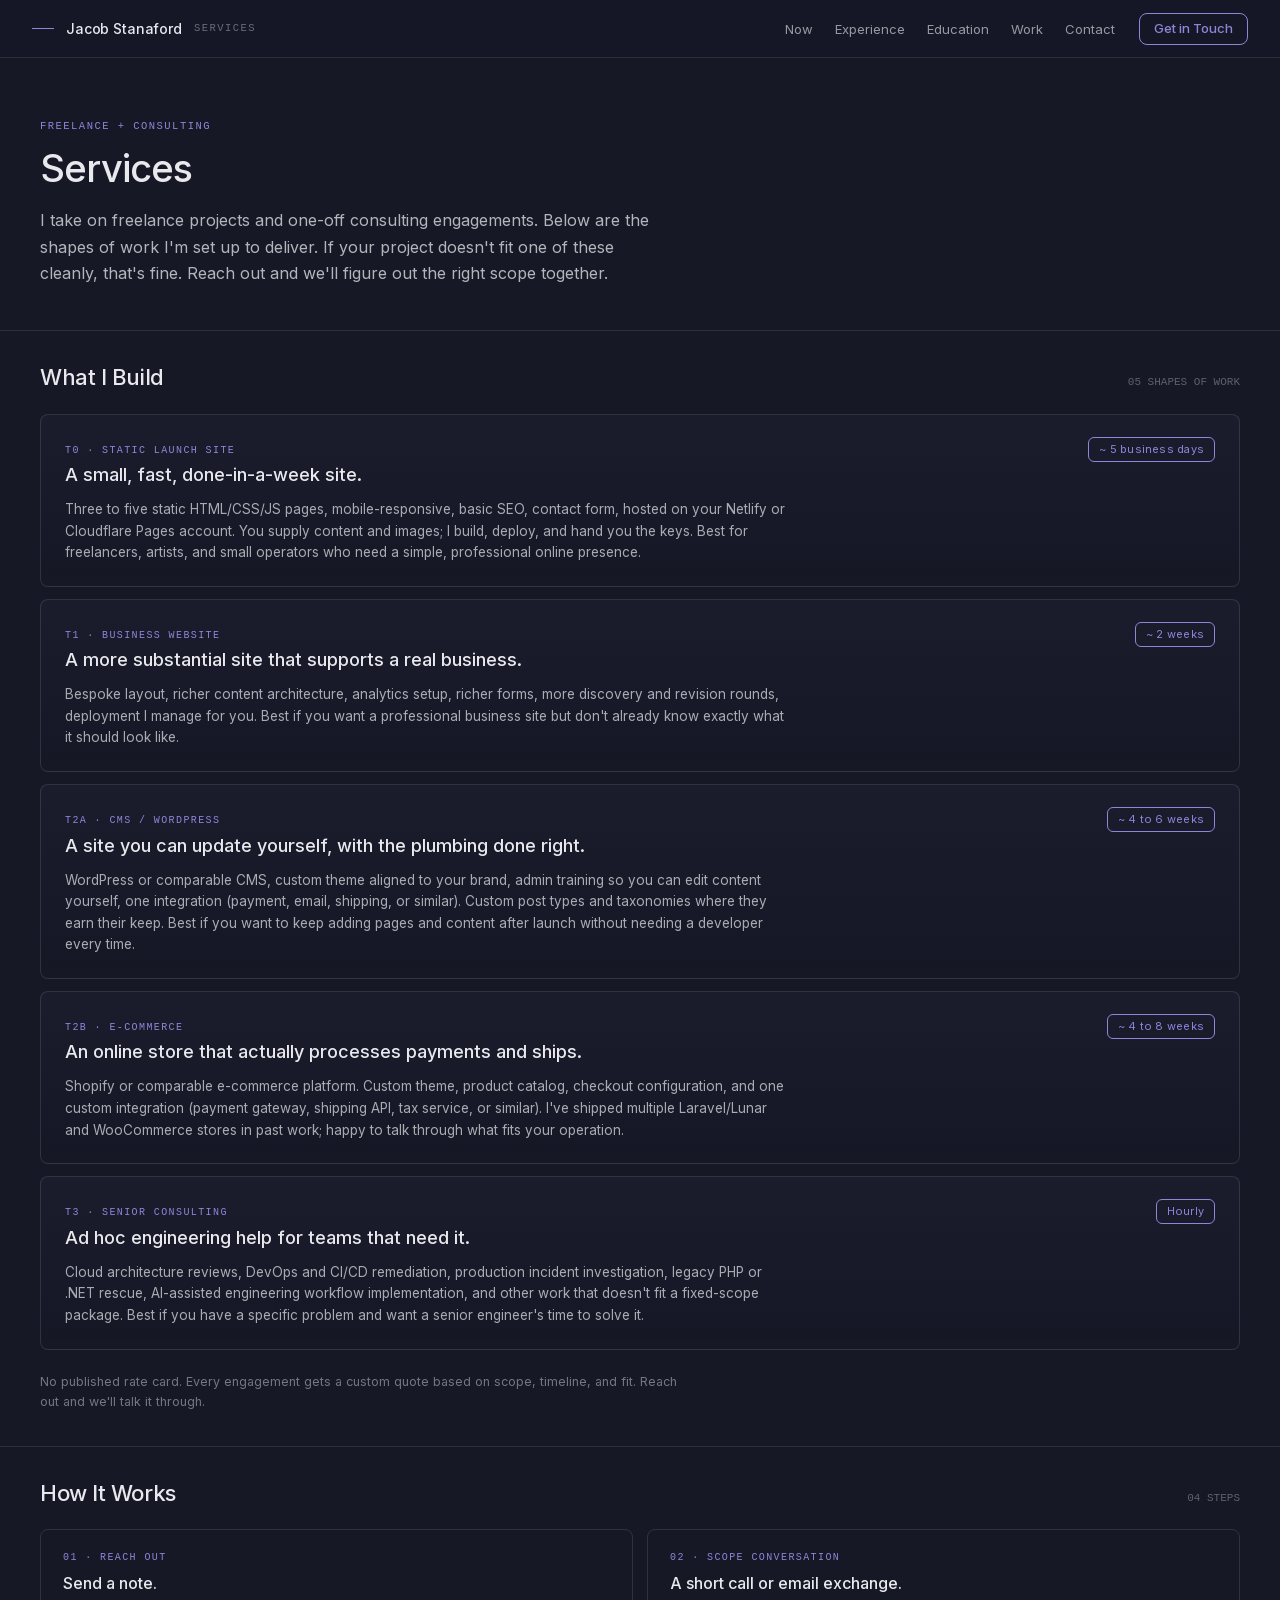
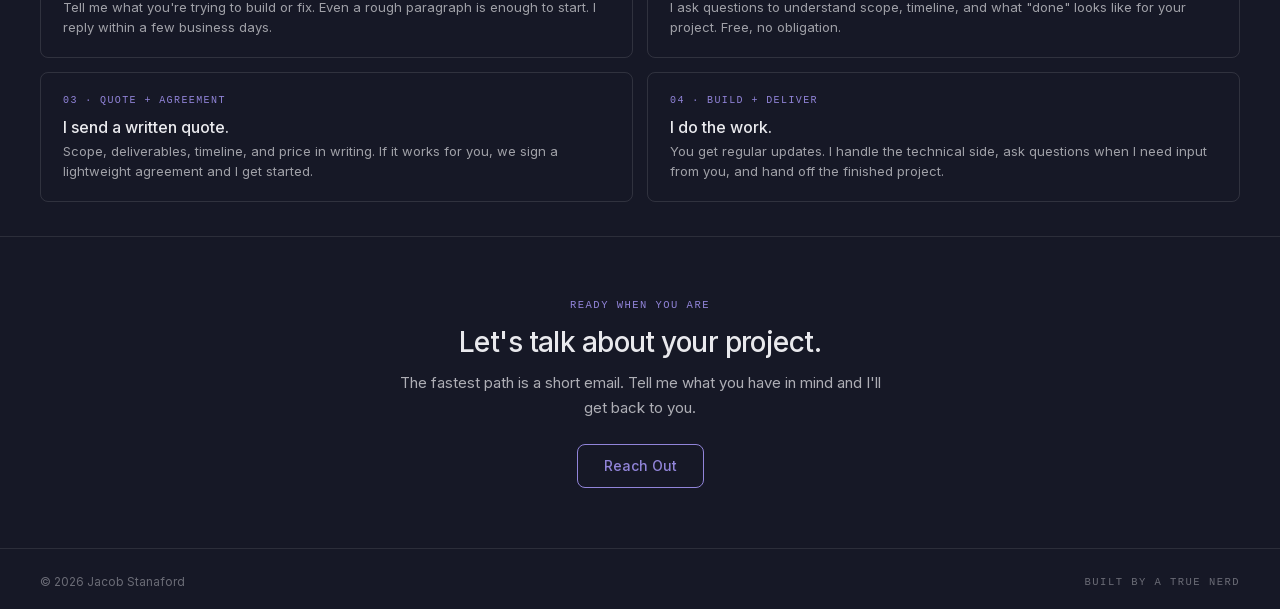
<file: services/index.html>
<!DOCTYPE html>
<html lang="en">
<head>
<meta charset="utf-8">
<meta name="viewport" content="width=device-width, initial-scale=1">
<title>Services | Jacob Stanaford</title>
<meta name="robots" content="noindex, follow">
<meta name="theme-color" content="#161826">
<link rel="icon" href="../favicon.ico" sizes="any">
<link rel="icon" href="../favicon.svg" type="image/svg+xml">
<link rel="apple-touch-icon" href="../apple-touch-icon.png">
<link rel="stylesheet" href="../assets/css/nocturne.css?v=1">
</head>
<body style="background:var(--color-bg);color:var(--color-text)">

<div style="max-width:1360px;margin:0 auto;background:#161826;box-shadow:0 0 0 1px rgba(233,233,237,.06)">

  <!-- ═════════════════ TOP NAV ═════════════════ -->
  <div class="topnav">
    <div style="display:flex;align-items:center;gap:12px">
      <span style="display:block;width:22px;height:1px;background:#9184d9" class="sweepline"></span>
      <a href="../index.html" style="font:500 14px Inter,sans-serif;letter-spacing:-.01em;color:inherit;text-decoration:none">Jacob Stanaford</a>
      <span class="mono topnav-subtitle" style="font-size:10.5px;letter-spacing:.14em;color:rgba(233,233,237,.4)">SERVICES</span>
    </div>
    <div style="display:flex;align-items:center;gap:24px">
      <div class="topnav-links">
        <a href="../index.html#now" style="color:inherit;text-decoration:none">Now</a>
        <a href="../index.html#experience" style="color:inherit;text-decoration:none">Experience</a>
        <a href="../index.html#education" style="color:inherit;text-decoration:none">Education</a>
        <a href="../index.html#work" style="color:inherit;text-decoration:none">Work</a>
        <a href="../index.html#contact" style="color:inherit;text-decoration:none">Contact</a>
      </div>
      <a href="#cta" class="btn btn-primary" style="text-decoration:none;height:32px;padding:0 14px;font-size:13px">Get in Touch</a>
    </div>
  </div>

  <main>

    <!-- ─── HERO ─── -->
    <section class="section-hero" style="border-bottom:1px solid rgba(233,233,237,.1)">
      <div class="mono" style="font-size:10.5px;letter-spacing:.14em;color:#9184d9">FREELANCE + CONSULTING</div>
      <h1 class="hero-title" style="letter-spacing:-.025em;margin:14px 0 18px;line-height:1.08">Services</h1>
      <p style="font-size:16px;line-height:1.65;color:rgba(233,233,237,.75);max-width:62ch;margin:0">
        I take on freelance projects and one-off consulting engagements. Below are the shapes of work I'm set up to deliver. If your project doesn't fit one of these cleanly, that's fine. Reach out and we'll figure out the right scope together.
      </p>
    </section>

    <!-- ─── WHAT I BUILD ─── -->
    <section class="section" style="border-bottom:1px solid rgba(233,233,237,.1)">
      <div style="display:flex;align-items:baseline;justify-content:space-between;margin-bottom:22px">
        <h2 style="font-size:22px;letter-spacing:-.02em;margin:0">What I Build</h2>
        <span class="mono" style="font-size:11px;color:rgba(233,233,237,.35)">05 SHAPES OF WORK</span>
      </div>

      <div style="display:flex;flex-direction:column;gap:12px">

        <div style="border:1px solid rgba(233,233,237,.12);border-radius:8px;padding:22px 24px;background:linear-gradient(180deg,rgba(145,132,217,.04),rgba(145,132,217,0))">
          <div style="display:flex;align-items:baseline;justify-content:space-between;gap:14px;flex-wrap:wrap">
            <div>
              <div class="mono" style="font-size:10px;letter-spacing:.14em;color:#9184d9">T0 · STATIC LAUNCH SITE</div>
              <div style="font:500 18px Inter,sans-serif;margin:6px 0 4px">A small, fast, done-in-a-week site.</div>
            </div>
            <span class="tag tag-outline">~ 5 business days</span>
          </div>
          <p style="font-size:13.5px;line-height:1.6;color:rgba(233,233,237,.7);margin:10px 0 0;max-width:80ch">
            Three to five static HTML/CSS/JS pages, mobile-responsive, basic SEO, contact form, hosted on your Netlify or Cloudflare Pages account. You supply content and images; I build, deploy, and hand you the keys. Best for freelancers, artists, and small operators who need a simple, professional online presence.
          </p>
        </div>

        <div style="border:1px solid rgba(233,233,237,.12);border-radius:8px;padding:22px 24px;background:linear-gradient(180deg,rgba(145,132,217,.04),rgba(145,132,217,0))">
          <div style="display:flex;align-items:baseline;justify-content:space-between;gap:14px;flex-wrap:wrap">
            <div>
              <div class="mono" style="font-size:10px;letter-spacing:.14em;color:#9184d9">T1 · BUSINESS WEBSITE</div>
              <div style="font:500 18px Inter,sans-serif;margin:6px 0 4px">A more substantial site that supports a real business.</div>
            </div>
            <span class="tag tag-outline">~ 2 weeks</span>
          </div>
          <p style="font-size:13.5px;line-height:1.6;color:rgba(233,233,237,.7);margin:10px 0 0;max-width:80ch">
            Bespoke layout, richer content architecture, analytics setup, richer forms, more discovery and revision rounds, deployment I manage for you. Best if you want a professional business site but don't already know exactly what it should look like.
          </p>
        </div>

        <div style="border:1px solid rgba(233,233,237,.12);border-radius:8px;padding:22px 24px;background:linear-gradient(180deg,rgba(145,132,217,.04),rgba(145,132,217,0))">
          <div style="display:flex;align-items:baseline;justify-content:space-between;gap:14px;flex-wrap:wrap">
            <div>
              <div class="mono" style="font-size:10px;letter-spacing:.14em;color:#9184d9">T2A · CMS / WORDPRESS</div>
              <div style="font:500 18px Inter,sans-serif;margin:6px 0 4px">A site you can update yourself, with the plumbing done right.</div>
            </div>
            <span class="tag tag-outline">~ 4 to 6 weeks</span>
          </div>
          <p style="font-size:13.5px;line-height:1.6;color:rgba(233,233,237,.7);margin:10px 0 0;max-width:80ch">
            WordPress or comparable CMS, custom theme aligned to your brand, admin training so you can edit content yourself, one integration (payment, email, shipping, or similar). Custom post types and taxonomies where they earn their keep. Best if you want to keep adding pages and content after launch without needing a developer every time.
          </p>
        </div>

        <div style="border:1px solid rgba(233,233,237,.12);border-radius:8px;padding:22px 24px;background:linear-gradient(180deg,rgba(145,132,217,.04),rgba(145,132,217,0))">
          <div style="display:flex;align-items:baseline;justify-content:space-between;gap:14px;flex-wrap:wrap">
            <div>
              <div class="mono" style="font-size:10px;letter-spacing:.14em;color:#9184d9">T2B · E-COMMERCE</div>
              <div style="font:500 18px Inter,sans-serif;margin:6px 0 4px">An online store that actually processes payments and ships.</div>
            </div>
            <span class="tag tag-outline">~ 4 to 8 weeks</span>
          </div>
          <p style="font-size:13.5px;line-height:1.6;color:rgba(233,233,237,.7);margin:10px 0 0;max-width:80ch">
            Shopify or comparable e-commerce platform. Custom theme, product catalog, checkout configuration, and one custom integration (payment gateway, shipping API, tax service, or similar). I've shipped multiple Laravel/Lunar and WooCommerce stores in past work; happy to talk through what fits your operation.
          </p>
        </div>

        <div style="border:1px solid rgba(233,233,237,.12);border-radius:8px;padding:22px 24px;background:linear-gradient(180deg,rgba(145,132,217,.04),rgba(145,132,217,0))">
          <div style="display:flex;align-items:baseline;justify-content:space-between;gap:14px;flex-wrap:wrap">
            <div>
              <div class="mono" style="font-size:10px;letter-spacing:.14em;color:#9184d9">T3 · SENIOR CONSULTING</div>
              <div style="font:500 18px Inter,sans-serif;margin:6px 0 4px">Ad hoc engineering help for teams that need it.</div>
            </div>
            <span class="tag tag-outline">Hourly</span>
          </div>
          <p style="font-size:13.5px;line-height:1.6;color:rgba(233,233,237,.7);margin:10px 0 0;max-width:80ch">
            Cloud architecture reviews, DevOps and CI/CD remediation, production incident investigation, legacy PHP or .NET rescue, AI-assisted engineering workflow implementation, and other work that doesn't fit a fixed-scope package. Best if you have a specific problem and want a senior engineer's time to solve it.
          </p>
        </div>

      </div>

      <div style="font-size:12.5px;color:rgba(233,233,237,.45);margin-top:22px;line-height:1.6;max-width:80ch">
        No published rate card. Every engagement gets a custom quote based on scope, timeline, and fit. Reach out and we'll talk it through.
      </div>
    </section>

    <!-- ─── HOW IT WORKS ─── -->
    <section class="section" style="border-bottom:1px solid rgba(233,233,237,.1)">
      <div style="display:flex;align-items:baseline;justify-content:space-between;margin-bottom:22px">
        <h2 style="font-size:22px;letter-spacing:-.02em;margin:0">How It Works</h2>
        <span class="mono" style="font-size:11px;color:rgba(233,233,237,.35)">04 STEPS</span>
      </div>
      <div class="process-grid">

        <div style="border:1px solid rgba(233,233,237,.12);border-radius:8px;padding:20px 22px">
          <div class="mono" style="font-size:10px;letter-spacing:.14em;color:#9184d9">01 · REACH OUT</div>
          <div style="font:500 16px Inter,sans-serif;margin:8px 0 4px">Send a note.</div>
          <div style="font-size:13px;color:rgba(233,233,237,.65);line-height:1.55">
            Tell me what you're trying to build or fix. Even a rough paragraph is enough to start. I reply within a few business days.
          </div>
        </div>

        <div style="border:1px solid rgba(233,233,237,.12);border-radius:8px;padding:20px 22px">
          <div class="mono" style="font-size:10px;letter-spacing:.14em;color:#9184d9">02 · SCOPE CONVERSATION</div>
          <div style="font:500 16px Inter,sans-serif;margin:8px 0 4px">A short call or email exchange.</div>
          <div style="font-size:13px;color:rgba(233,233,237,.65);line-height:1.55">
            I ask questions to understand scope, timeline, and what "done" looks like for your project. Free, no obligation.
          </div>
        </div>

        <div style="border:1px solid rgba(233,233,237,.12);border-radius:8px;padding:20px 22px">
          <div class="mono" style="font-size:10px;letter-spacing:.14em;color:#9184d9">03 · QUOTE + AGREEMENT</div>
          <div style="font:500 16px Inter,sans-serif;margin:8px 0 4px">I send a written quote.</div>
          <div style="font-size:13px;color:rgba(233,233,237,.65);line-height:1.55">
            Scope, deliverables, timeline, and price in writing. If it works for you, we sign a lightweight agreement and I get started.
          </div>
        </div>

        <div style="border:1px solid rgba(233,233,237,.12);border-radius:8px;padding:20px 22px">
          <div class="mono" style="font-size:10px;letter-spacing:.14em;color:#9184d9">04 · BUILD + DELIVER</div>
          <div style="font:500 16px Inter,sans-serif;margin:8px 0 4px">I do the work.</div>
          <div style="font-size:13px;color:rgba(233,233,237,.65);line-height:1.55">
            You get regular updates. I handle the technical side, ask questions when I need input from you, and hand off the finished project.
          </div>
        </div>

      </div>
    </section>

    <!-- ─── CTA ─── -->
    <section id="cta" class="section-cta" style="text-align:center">
      <div class="mono" style="font-size:10.5px;letter-spacing:.14em;color:#9184d9">READY WHEN YOU ARE</div>
      <h2 style="font-size:28px;letter-spacing:-.02em;margin:14px auto 12px;max-width:26ch">Let's talk about your project.</h2>
      <p style="font-size:15px;line-height:1.65;color:rgba(233,233,237,.72);max-width:54ch;margin:0 auto 24px">
        The fastest path is a short email. Tell me what you have in mind and I'll get back to you.
      </p>
      <a href="mailto:jacobstanafordprofessional@gmail.com?subject=Project%20Inquiry" class="btn btn-primary" style="text-decoration:none;height:44px;padding:0 26px;font-size:14px;display:inline-flex;align-items:center;gap:8px">Reach Out</a>
    </section>

  </main>

  <footer style="padding:24px 40px;border-top:1px solid rgba(233,233,237,.1);display:flex;justify-content:space-between;align-items:center;color:rgba(233,233,237,.4);font-size:12px">
    <div>© <span id="year">2026</span> Jacob Stanaford</div>
    <div class="mono" style="font-size:10.5px;letter-spacing:.14em">BUILT BY A TRUE NERD</div>
  </footer>

</div>

<script>document.getElementById('year').textContent = new Date().getFullYear();</script>

</body>
</html>
</file>
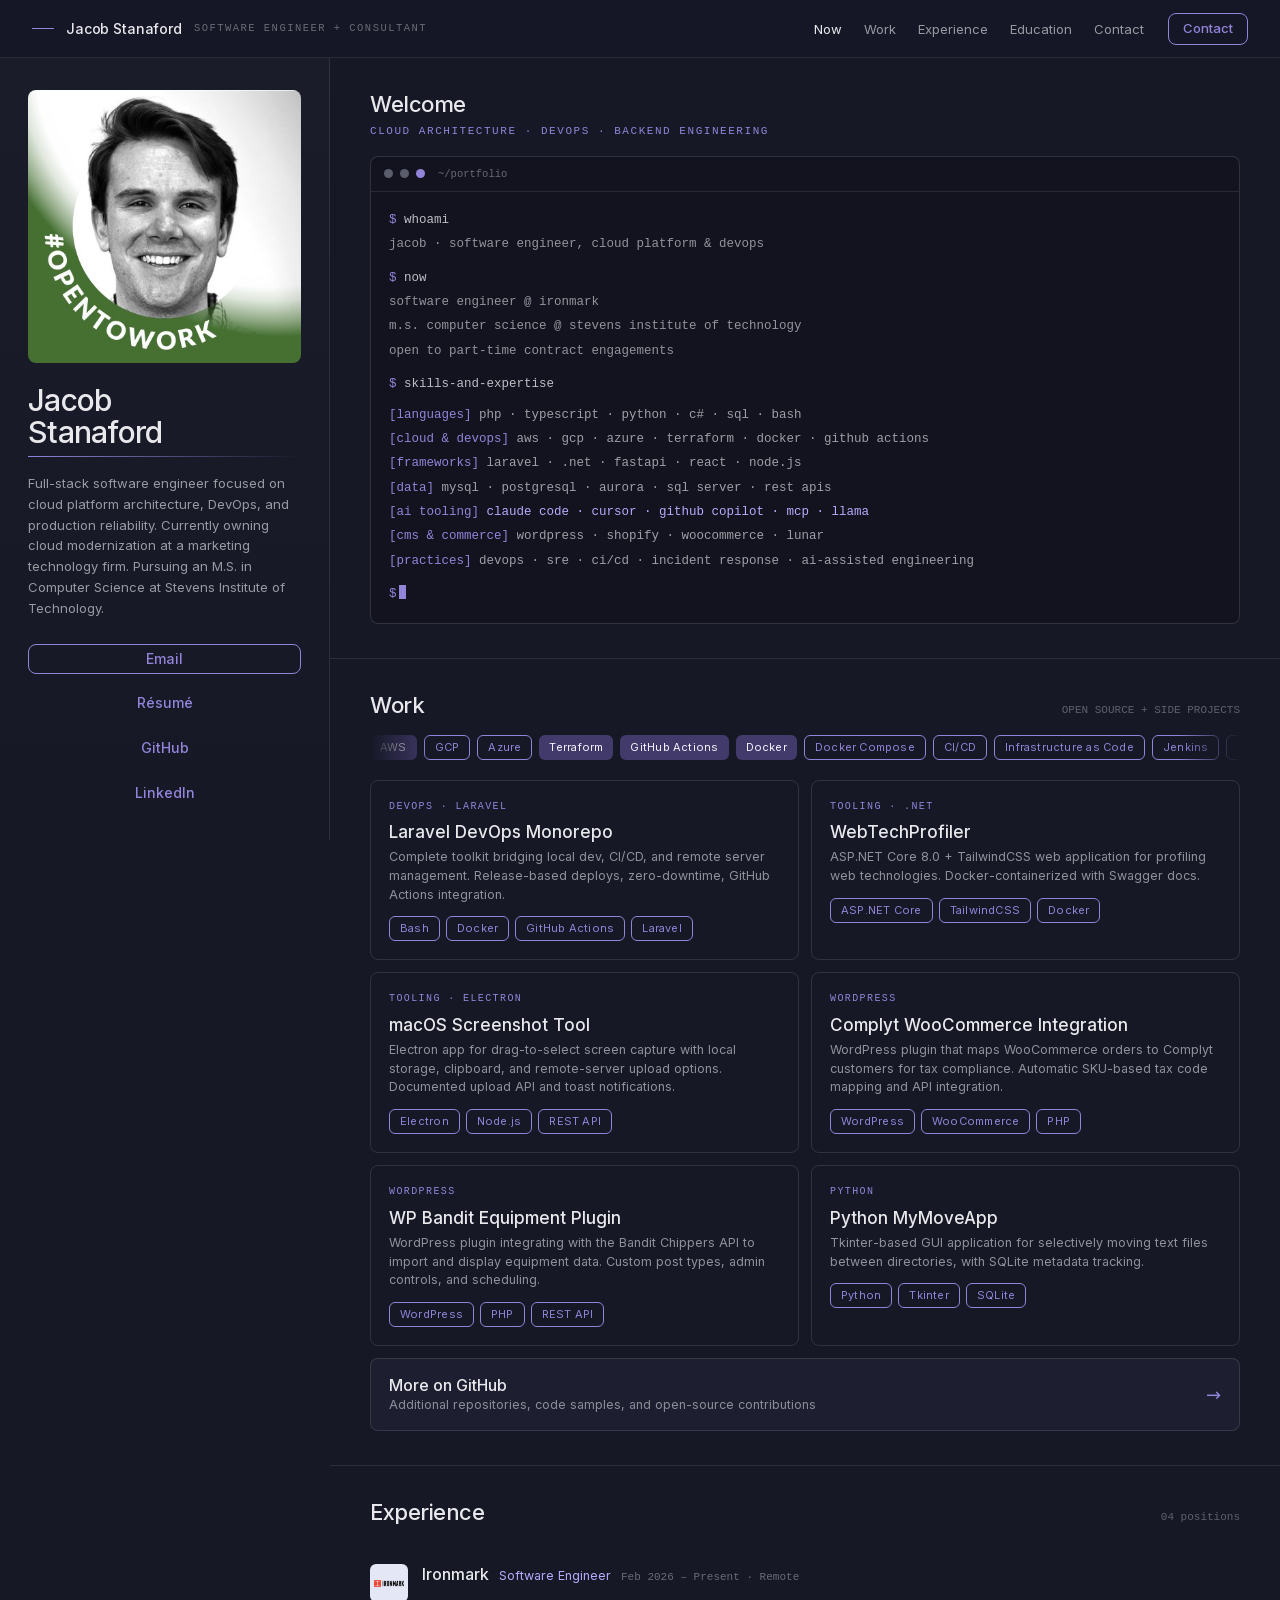
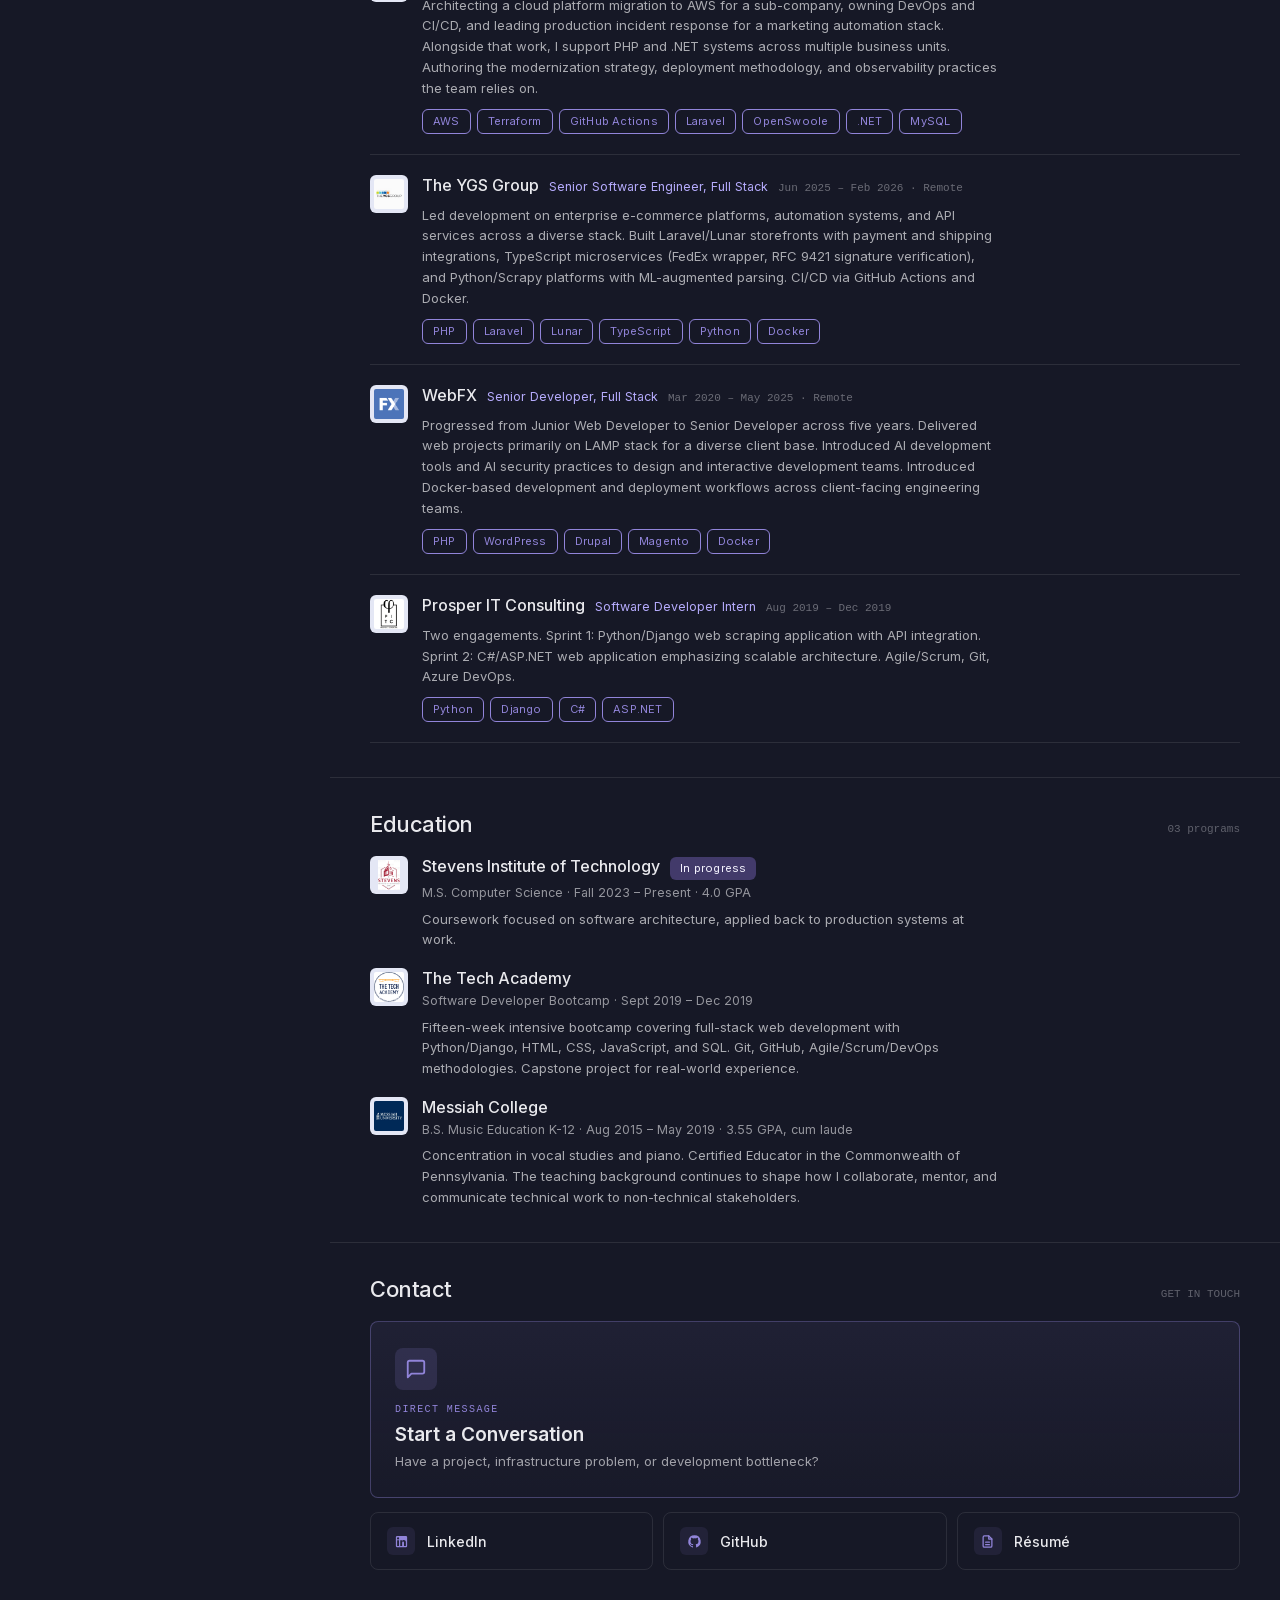
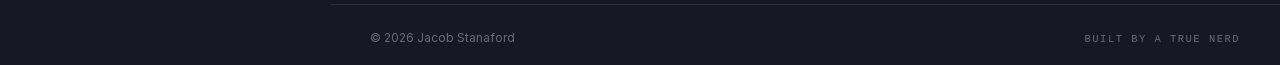
<file: gallery.html>
<!DOCTYPE html>
<html lang="en">
<head>
<meta charset="utf-8">
<meta name="robots" content="noindex">
<meta http-equiv="refresh" content="0; url=/#work">
<link rel="canonical" href="https://jstanaford.github.io/#work">
<title>Moved | Jacob Stanaford</title>
<script>location.replace('/#work');</script>
</head>
<body>
<p>This page has moved. <a href="/#work">Continue to Jacob Stanaford's work</a>.</p>
</body>
</html>
</file>
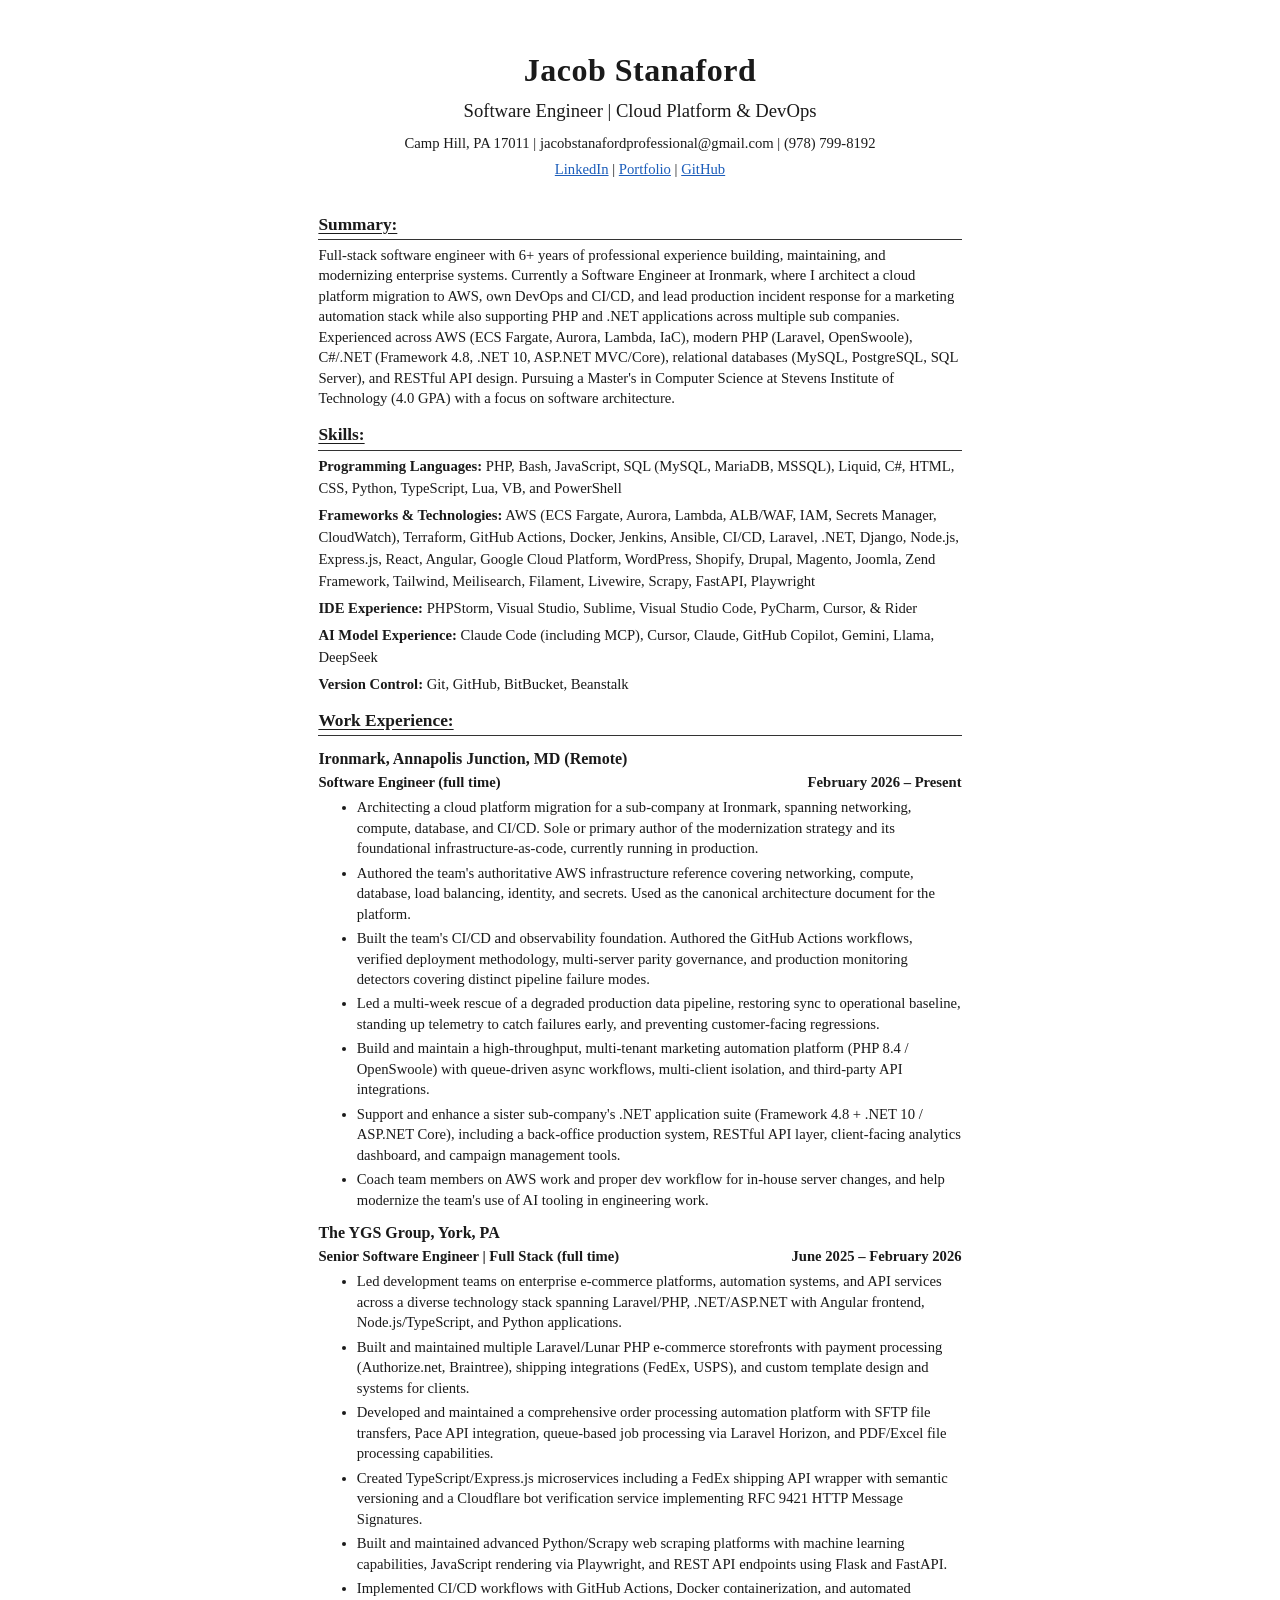
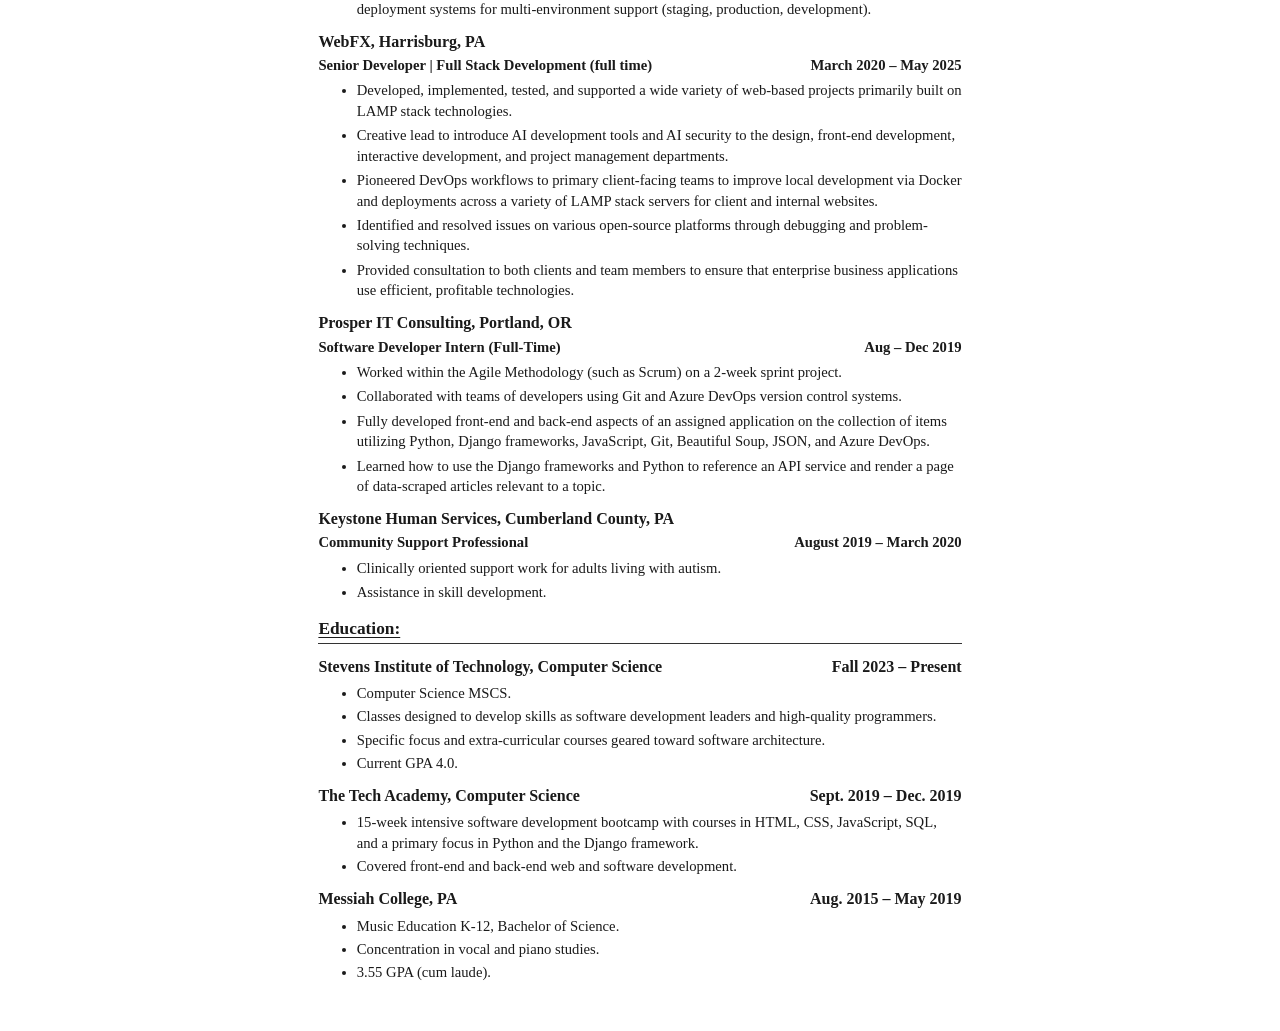
<file: img/resource/JacobS_Resume.html>
<!DOCTYPE html>
<html lang="en">
<head>
<meta charset="UTF-8">
<title>Jacob Stanaford Resume</title>
<style>
  :root {
    --text: #1a1a1a;
    --rule: #333;
    --link: #1a5cba;
  }

  * { box-sizing: border-box; }

  html, body {
    margin: 0;
    padding: 0;
    background: #ffffff;
    color: var(--text);
    font-family: 'Times New Roman', Georgia, serif;
    font-size: 11pt;
    line-height: 1.4;
  }

  .page {
    max-width: 7.5in;
    margin: 0.5in auto;
    padding: 0 0.4in;
  }

  header {
    text-align: center;
    margin-bottom: 0.35in;
  }

  header h1 {
    font-size: 24pt;
    font-weight: bold;
    margin: 0 0 0.05in 0;
    letter-spacing: 0.5px;
  }

  header .title {
    font-size: 14pt;
    font-weight: normal;
    margin: 0 0 0.1in 0;
  }

  header .contact,
  header .links {
    font-size: 11pt;
    margin: 0.05in 0;
  }

  header .links a {
    color: var(--link);
    text-decoration: underline;
  }

  section.section {
    margin-top: 0.15in;
  }

  section.section h2 {
    font-size: 13pt;
    font-weight: bold;
    text-decoration: underline;
    text-underline-offset: 3px;
    margin: 0.15in 0 0.05in 0;
    padding-bottom: 0.02in;
    border-bottom: 1px solid var(--rule);
  }

  section.section p,
  section.section li {
    margin: 0.05in 0;
    text-align: left;
  }

  .skills p {
    margin: 0.04in 0;
    line-height: 1.5;
  }

  .job {
    margin-top: 0.12in;
  }

  .job .company {
    font-weight: bold;
    font-size: 12pt;
    margin: 0;
  }

  .job .role-line {
    display: flex;
    justify-content: space-between;
    font-weight: bold;
    margin: 0.02in 0 0.05in 0;
  }

  .job .role-line .role {
    font-weight: bold;
  }

  .job .role-line .dates {
    font-weight: bold;
    white-space: nowrap;
  }

  .job ul {
    margin: 0.05in 0 0.05in 0.25in;
    padding-left: 0.15in;
  }

  .job ul li {
    margin: 0.04in 0;
    line-height: 1.4;
  }

  .edu {
    margin-top: 0.12in;
  }

  .edu .school-line {
    display: flex;
    justify-content: space-between;
    font-weight: bold;
    font-size: 12pt;
    margin: 0.02in 0 0.05in 0;
  }

  .edu ul {
    margin: 0.05in 0 0.05in 0.25in;
    padding-left: 0.15in;
  }

  .edu ul li {
    margin: 0.03in 0;
  }

  a { color: var(--link); }

  /* Print rules: make it fit a clean single letter page */
  @media print {
    .page {
      margin: 0.4in auto;
      padding: 0 0.3in;
    }
    a { color: var(--link); text-decoration: underline; }
  }
</style>
</head>
<body>
<div class="page">

<header>
  <h1>Jacob Stanaford</h1>
  <div class="title">Software Engineer | Cloud Platform &amp; DevOps</div>
  <div class="contact">Camp Hill, PA 17011 | jacobstanafordprofessional@gmail.com | (978) 799-8192</div>
  <div class="links">
    <a href="https://www.linkedin.com/in/jacobstanaford/">LinkedIn</a> |
    <a href="https://jstanaford.github.io/">Portfolio</a> |
    <a href="https://github.com/jstanaford">GitHub</a>
  </div>
</header>

<section class="section">
  <h2>Summary:</h2>
  <p>Full-stack software engineer with 6+ years of professional experience building, maintaining, and modernizing enterprise systems. Currently a Software Engineer at Ironmark, where I architect a cloud platform migration to AWS, own DevOps and CI/CD, and lead production incident response for a marketing automation stack while also supporting PHP and .NET applications across multiple sub companies. Experienced across AWS (ECS Fargate, Aurora, Lambda, IaC), modern PHP (Laravel, OpenSwoole), C#/.NET (Framework 4.8, .NET 10, ASP.NET MVC/Core), relational databases (MySQL, PostgreSQL, SQL Server), and RESTful API design. Pursuing a Master's in Computer Science at Stevens Institute of Technology (4.0 GPA) with a focus on software architecture.</p>
</section>

<section class="section skills">
  <h2>Skills:</h2>
  <p><strong>Programming Languages:</strong> PHP, Bash, JavaScript, SQL (MySQL, MariaDB, MSSQL), Liquid, C#, HTML, CSS, Python, TypeScript, Lua, VB, and PowerShell</p>
  <p><strong>Frameworks &amp; Technologies:</strong> AWS (ECS Fargate, Aurora, Lambda, ALB/WAF, IAM, Secrets Manager, CloudWatch), Terraform, GitHub Actions, Docker, Jenkins, Ansible, CI/CD, Laravel, .NET, Django, Node.js, Express.js, React, Angular, Google Cloud Platform, WordPress, Shopify, Drupal, Magento, Joomla, Zend Framework, Tailwind, Meilisearch, Filament, Livewire, Scrapy, FastAPI, Playwright</p>
  <p><strong>IDE Experience:</strong> PHPStorm, Visual Studio, Sublime, Visual Studio Code, PyCharm, Cursor, &amp; Rider</p>
  <p><strong>AI Model Experience:</strong> Claude Code (including MCP), Cursor, Claude, GitHub Copilot, Gemini, Llama, DeepSeek</p>
  <p><strong>Version Control:</strong> Git, GitHub, BitBucket, Beanstalk</p>
</section>

<section class="section">
  <h2>Work Experience:</h2>

  <div class="job">
    <div class="company">Ironmark, Annapolis Junction, MD (Remote)</div>
    <div class="role-line">
      <span class="role">Software Engineer (full time)</span>
      <span class="dates">February 2026 – Present</span>
    </div>
    <ul>
      <li>Architecting a cloud platform migration for a sub-company at Ironmark, spanning networking, compute, database, and CI/CD. Sole or primary author of the modernization strategy and its foundational infrastructure-as-code, currently running in production.</li>
      <li>Authored the team's authoritative AWS infrastructure reference covering networking, compute, database, load balancing, identity, and secrets. Used as the canonical architecture document for the platform.</li>
      <li>Built the team's CI/CD and observability foundation. Authored the GitHub Actions workflows, verified deployment methodology, multi-server parity governance, and production monitoring detectors covering distinct pipeline failure modes.</li>
      <li>Led a multi-week rescue of a degraded production data pipeline, restoring sync to operational baseline, standing up telemetry to catch failures early, and preventing customer-facing regressions.</li>
      <li>Build and maintain a high-throughput, multi-tenant marketing automation platform (PHP 8.4 / OpenSwoole) with queue-driven async workflows, multi-client isolation, and third-party API integrations.</li>
      <li>Support and enhance a sister sub-company's .NET application suite (Framework 4.8 + .NET 10 / ASP.NET Core), including a back-office production system, RESTful API layer, client-facing analytics dashboard, and campaign management tools.</li>
      <li>Coach team members on AWS work and proper dev workflow for in-house server changes, and help modernize the team's use of AI tooling in engineering work.</li>
    </ul>
  </div>

  <div class="job">
    <div class="company">The YGS Group, York, PA</div>
    <div class="role-line">
      <span class="role">Senior Software Engineer | Full Stack (full time)</span>
      <span class="dates">June 2025 – February 2026</span>
    </div>
    <ul>
      <li>Led development teams on enterprise e-commerce platforms, automation systems, and API services across a diverse technology stack spanning Laravel/PHP, .NET/ASP.NET with Angular frontend, Node.js/TypeScript, and Python applications.</li>
      <li>Built and maintained multiple Laravel/Lunar PHP e-commerce storefronts with payment processing (Authorize.net, Braintree), shipping integrations (FedEx, USPS), and custom template design and systems for clients.</li>
      <li>Developed and maintained a comprehensive order processing automation platform with SFTP file transfers, Pace API integration, queue-based job processing via Laravel Horizon, and PDF/Excel file processing capabilities.</li>
      <li>Created TypeScript/Express.js microservices including a FedEx shipping API wrapper with semantic versioning and a Cloudflare bot verification service implementing RFC 9421 HTTP Message Signatures.</li>
      <li>Built and maintained advanced Python/Scrapy web scraping platforms with machine learning capabilities, JavaScript rendering via Playwright, and REST API endpoints using Flask and FastAPI.</li>
      <li>Implemented CI/CD workflows with GitHub Actions, Docker containerization, and automated deployment systems for multi-environment support (staging, production, development).</li>
    </ul>
  </div>

  <div class="job">
    <div class="company">WebFX, Harrisburg, PA</div>
    <div class="role-line">
      <span class="role">Senior Developer | Full Stack Development (full time)</span>
      <span class="dates">March 2020 – May 2025</span>
    </div>
    <ul>
      <li>Developed, implemented, tested, and supported a wide variety of web-based projects primarily built on LAMP stack technologies.</li>
      <li>Creative lead to introduce AI development tools and AI security to the design, front-end development, interactive development, and project management departments.</li>
      <li>Pioneered DevOps workflows to primary client-facing teams to improve local development via Docker and deployments across a variety of LAMP stack servers for client and internal websites.</li>
      <li>Identified and resolved issues on various open-source platforms through debugging and problem-solving techniques.</li>
      <li>Provided consultation to both clients and team members to ensure that enterprise business applications use efficient, profitable technologies.</li>
    </ul>
  </div>

  <div class="job">
    <div class="company">Prosper IT Consulting, Portland, OR</div>
    <div class="role-line">
      <span class="role">Software Developer Intern (Full-Time)</span>
      <span class="dates">Aug – Dec 2019</span>
    </div>
    <ul>
      <li>Worked within the Agile Methodology (such as Scrum) on a 2-week sprint project.</li>
      <li>Collaborated with teams of developers using Git and Azure DevOps version control systems.</li>
      <li>Fully developed front-end and back-end aspects of an assigned application on the collection of items utilizing Python, Django frameworks, JavaScript, Git, Beautiful Soup, JSON, and Azure DevOps.</li>
      <li>Learned how to use the Django frameworks and Python to reference an API service and render a page of data-scraped articles relevant to a topic.</li>
    </ul>
  </div>

  <div class="job">
    <div class="company">Keystone Human Services, Cumberland County, PA</div>
    <div class="role-line">
      <span class="role">Community Support Professional</span>
      <span class="dates">August 2019 – March 2020</span>
    </div>
    <ul>
      <li>Clinically oriented support work for adults living with autism.</li>
      <li>Assistance in skill development.</li>
    </ul>
  </div>
</section>

<section class="section">
  <h2>Education:</h2>

  <div class="edu">
    <div class="school-line">
      <span>Stevens Institute of Technology, Computer Science</span>
      <span>Fall 2023 – Present</span>
    </div>
    <ul>
      <li>Computer Science MSCS.</li>
      <li>Classes designed to develop skills as software development leaders and high-quality programmers.</li>
      <li>Specific focus and extra-curricular courses geared toward software architecture.</li>
      <li>Current GPA 4.0.</li>
    </ul>
  </div>

  <div class="edu">
    <div class="school-line">
      <span>The Tech Academy, Computer Science</span>
      <span>Sept. 2019 – Dec. 2019</span>
    </div>
    <ul>
      <li>15-week intensive software development bootcamp with courses in HTML, CSS, JavaScript, SQL, and a primary focus in Python and the Django framework.</li>
      <li>Covered front-end and back-end web and software development.</li>
    </ul>
  </div>

  <div class="edu">
    <div class="school-line">
      <span>Messiah College, PA</span>
      <span>Aug. 2015 – May 2019</span>
    </div>
    <ul>
      <li>Music Education K-12, Bachelor of Science.</li>
      <li>Concentration in vocal and piano studies.</li>
      <li>3.55 GPA (cum laude).</li>
    </ul>
  </div>
</section>

</div>
</body>
</html>
</file>
<file: assets/css/nocturne.css>
/* Nocturne: shared stylesheet for index.html and services/index.html.
   Fonts are referenced relative to this file (assets/css/ -> assets/). */
/* Nocturne - design-system tokens and component classes. This file is the source of truth for the system's look; retune it here and see readme.md. */
/* cyrillic-ext */
@font-face {
  font-family: 'Inter';
  font-style: normal;
  font-weight: 400;
  font-display: swap;
  src: url("../e448b426-da30-4cca-98b8-e3b02acdb00e.woff2") format('woff2');
  unicode-range: U+0460-052F, U+1C80-1C8A, U+20B4, U+2DE0-2DFF, U+A640-A69F, U+FE2E-FE2F;
}
/* cyrillic */
@font-face {
  font-family: 'Inter';
  font-style: normal;
  font-weight: 400;
  font-display: swap;
  src: url("../f47bdb8e-4d1e-4880-98b2-61ec3b3f5b4e.woff2") format('woff2');
  unicode-range: U+0301, U+0400-045F, U+0490-0491, U+04B0-04B1, U+2116;
}
/* greek-ext */
@font-face {
  font-family: 'Inter';
  font-style: normal;
  font-weight: 400;
  font-display: swap;
  src: url("../65dbf467-a188-4898-a3f2-194eca84f91b.woff2") format('woff2');
  unicode-range: U+1F00-1FFF;
}
/* greek */
@font-face {
  font-family: 'Inter';
  font-style: normal;
  font-weight: 400;
  font-display: swap;
  src: url("../1e72e751-fc00-493d-9ffb-1dca9f66a123.woff2") format('woff2');
  unicode-range: U+0370-0377, U+037A-037F, U+0384-038A, U+038C, U+038E-03A1, U+03A3-03FF;
}
/* vietnamese */
@font-face {
  font-family: 'Inter';
  font-style: normal;
  font-weight: 400;
  font-display: swap;
  src: url("../7c887afc-5d10-48a5-83d8-a8b218cb002e.woff2") format('woff2');
  unicode-range: U+0102-0103, U+0110-0111, U+0128-0129, U+0168-0169, U+01A0-01A1, U+01AF-01B0, U+0300-0301, U+0303-0304, U+0308-0309, U+0323, U+0329, U+1EA0-1EF9, U+20AB;
}
/* latin-ext */
@font-face {
  font-family: 'Inter';
  font-style: normal;
  font-weight: 400;
  font-display: swap;
  src: url("../c6983fc7-9854-4e55-b79d-0b1c1384f099.woff2") format('woff2');
  unicode-range: U+0100-02BA, U+02BD-02C5, U+02C7-02CC, U+02CE-02D7, U+02DD-02FF, U+0304, U+0308, U+0329, U+1D00-1DBF, U+1E00-1E9F, U+1EF2-1EFF, U+2020, U+20A0-20AB, U+20AD-20C0, U+2113, U+2C60-2C7F, U+A720-A7FF;
}
/* latin */
@font-face {
  font-family: 'Inter';
  font-style: normal;
  font-weight: 400;
  font-display: swap;
  src: url("../23ee8424-22c7-4cfa-b0a1-add9e2dee1e7.woff2") format('woff2');
  unicode-range: U+0000-00FF, U+0131, U+0152-0153, U+02BB-02BC, U+02C6, U+02DA, U+02DC, U+0304, U+0308, U+0329, U+2000-206F, U+20AC, U+2122, U+2191, U+2193, U+2212, U+2215, U+FEFF, U+FFFD;
}
/* cyrillic-ext */
@font-face {
  font-family: 'Inter';
  font-style: normal;
  font-weight: 500;
  font-display: swap;
  src: url("../e448b426-da30-4cca-98b8-e3b02acdb00e.woff2") format('woff2');
  unicode-range: U+0460-052F, U+1C80-1C8A, U+20B4, U+2DE0-2DFF, U+A640-A69F, U+FE2E-FE2F;
}
/* cyrillic */
@font-face {
  font-family: 'Inter';
  font-style: normal;
  font-weight: 500;
  font-display: swap;
  src: url("../f47bdb8e-4d1e-4880-98b2-61ec3b3f5b4e.woff2") format('woff2');
  unicode-range: U+0301, U+0400-045F, U+0490-0491, U+04B0-04B1, U+2116;
}
/* greek-ext */
@font-face {
  font-family: 'Inter';
  font-style: normal;
  font-weight: 500;
  font-display: swap;
  src: url("../65dbf467-a188-4898-a3f2-194eca84f91b.woff2") format('woff2');
  unicode-range: U+1F00-1FFF;
}
/* greek */
@font-face {
  font-family: 'Inter';
  font-style: normal;
  font-weight: 500;
  font-display: swap;
  src: url("../1e72e751-fc00-493d-9ffb-1dca9f66a123.woff2") format('woff2');
  unicode-range: U+0370-0377, U+037A-037F, U+0384-038A, U+038C, U+038E-03A1, U+03A3-03FF;
}
/* vietnamese */
@font-face {
  font-family: 'Inter';
  font-style: normal;
  font-weight: 500;
  font-display: swap;
  src: url("../7c887afc-5d10-48a5-83d8-a8b218cb002e.woff2") format('woff2');
  unicode-range: U+0102-0103, U+0110-0111, U+0128-0129, U+0168-0169, U+01A0-01A1, U+01AF-01B0, U+0300-0301, U+0303-0304, U+0308-0309, U+0323, U+0329, U+1EA0-1EF9, U+20AB;
}
/* latin-ext */
@font-face {
  font-family: 'Inter';
  font-style: normal;
  font-weight: 500;
  font-display: swap;
  src: url("../c6983fc7-9854-4e55-b79d-0b1c1384f099.woff2") format('woff2');
  unicode-range: U+0100-02BA, U+02BD-02C5, U+02C7-02CC, U+02CE-02D7, U+02DD-02FF, U+0304, U+0308, U+0329, U+1D00-1DBF, U+1E00-1E9F, U+1EF2-1EFF, U+2020, U+20A0-20AB, U+20AD-20C0, U+2113, U+2C60-2C7F, U+A720-A7FF;
}
/* latin */
@font-face {
  font-family: 'Inter';
  font-style: normal;
  font-weight: 500;
  font-display: swap;
  src: url("../23ee8424-22c7-4cfa-b0a1-add9e2dee1e7.woff2") format('woff2');
  unicode-range: U+0000-00FF, U+0131, U+0152-0153, U+02BB-02BC, U+02C6, U+02DA, U+02DC, U+0304, U+0308, U+0329, U+2000-206F, U+20AC, U+2122, U+2191, U+2193, U+2212, U+2215, U+FEFF, U+FFFD;
}
/* cyrillic-ext */
@font-face {
  font-family: 'Inter';
  font-style: normal;
  font-weight: 600;
  font-display: swap;
  src: url("../e448b426-da30-4cca-98b8-e3b02acdb00e.woff2") format('woff2');
  unicode-range: U+0460-052F, U+1C80-1C8A, U+20B4, U+2DE0-2DFF, U+A640-A69F, U+FE2E-FE2F;
}
/* cyrillic */
@font-face {
  font-family: 'Inter';
  font-style: normal;
  font-weight: 600;
  font-display: swap;
  src: url("../f47bdb8e-4d1e-4880-98b2-61ec3b3f5b4e.woff2") format('woff2');
  unicode-range: U+0301, U+0400-045F, U+0490-0491, U+04B0-04B1, U+2116;
}
/* greek-ext */
@font-face {
  font-family: 'Inter';
  font-style: normal;
  font-weight: 600;
  font-display: swap;
  src: url("../65dbf467-a188-4898-a3f2-194eca84f91b.woff2") format('woff2');
  unicode-range: U+1F00-1FFF;
}
/* greek */
@font-face {
  font-family: 'Inter';
  font-style: normal;
  font-weight: 600;
  font-display: swap;
  src: url("../1e72e751-fc00-493d-9ffb-1dca9f66a123.woff2") format('woff2');
  unicode-range: U+0370-0377, U+037A-037F, U+0384-038A, U+038C, U+038E-03A1, U+03A3-03FF;
}
/* vietnamese */
@font-face {
  font-family: 'Inter';
  font-style: normal;
  font-weight: 600;
  font-display: swap;
  src: url("../7c887afc-5d10-48a5-83d8-a8b218cb002e.woff2") format('woff2');
  unicode-range: U+0102-0103, U+0110-0111, U+0128-0129, U+0168-0169, U+01A0-01A1, U+01AF-01B0, U+0300-0301, U+0303-0304, U+0308-0309, U+0323, U+0329, U+1EA0-1EF9, U+20AB;
}
/* latin-ext */
@font-face {
  font-family: 'Inter';
  font-style: normal;
  font-weight: 600;
  font-display: swap;
  src: url("../c6983fc7-9854-4e55-b79d-0b1c1384f099.woff2") format('woff2');
  unicode-range: U+0100-02BA, U+02BD-02C5, U+02C7-02CC, U+02CE-02D7, U+02DD-02FF, U+0304, U+0308, U+0329, U+1D00-1DBF, U+1E00-1E9F, U+1EF2-1EFF, U+2020, U+20A0-20AB, U+20AD-20C0, U+2113, U+2C60-2C7F, U+A720-A7FF;
}
/* latin */
@font-face {
  font-family: 'Inter';
  font-style: normal;
  font-weight: 600;
  font-display: swap;
  src: url("../23ee8424-22c7-4cfa-b0a1-add9e2dee1e7.woff2") format('woff2');
  unicode-range: U+0000-00FF, U+0131, U+0152-0153, U+02BB-02BC, U+02C6, U+02DA, U+02DC, U+0304, U+0308, U+0329, U+2000-206F, U+20AC, U+2122, U+2191, U+2193, U+2212, U+2215, U+FEFF, U+FFFD;
}
/* cyrillic-ext */
@font-face {
  font-family: 'Inter';
  font-style: normal;
  font-weight: 700;
  font-display: swap;
  src: url("../e448b426-da30-4cca-98b8-e3b02acdb00e.woff2") format('woff2');
  unicode-range: U+0460-052F, U+1C80-1C8A, U+20B4, U+2DE0-2DFF, U+A640-A69F, U+FE2E-FE2F;
}
/* cyrillic */
@font-face {
  font-family: 'Inter';
  font-style: normal;
  font-weight: 700;
  font-display: swap;
  src: url("../f47bdb8e-4d1e-4880-98b2-61ec3b3f5b4e.woff2") format('woff2');
  unicode-range: U+0301, U+0400-045F, U+0490-0491, U+04B0-04B1, U+2116;
}
/* greek-ext */
@font-face {
  font-family: 'Inter';
  font-style: normal;
  font-weight: 700;
  font-display: swap;
  src: url("../65dbf467-a188-4898-a3f2-194eca84f91b.woff2") format('woff2');
  unicode-range: U+1F00-1FFF;
}
/* greek */
@font-face {
  font-family: 'Inter';
  font-style: normal;
  font-weight: 700;
  font-display: swap;
  src: url("../1e72e751-fc00-493d-9ffb-1dca9f66a123.woff2") format('woff2');
  unicode-range: U+0370-0377, U+037A-037F, U+0384-038A, U+038C, U+038E-03A1, U+03A3-03FF;
}
/* vietnamese */
@font-face {
  font-family: 'Inter';
  font-style: normal;
  font-weight: 700;
  font-display: swap;
  src: url("../7c887afc-5d10-48a5-83d8-a8b218cb002e.woff2") format('woff2');
  unicode-range: U+0102-0103, U+0110-0111, U+0128-0129, U+0168-0169, U+01A0-01A1, U+01AF-01B0, U+0300-0301, U+0303-0304, U+0308-0309, U+0323, U+0329, U+1EA0-1EF9, U+20AB;
}
/* latin-ext */
@font-face {
  font-family: 'Inter';
  font-style: normal;
  font-weight: 700;
  font-display: swap;
  src: url("../c6983fc7-9854-4e55-b79d-0b1c1384f099.woff2") format('woff2');
  unicode-range: U+0100-02BA, U+02BD-02C5, U+02C7-02CC, U+02CE-02D7, U+02DD-02FF, U+0304, U+0308, U+0329, U+1D00-1DBF, U+1E00-1E9F, U+1EF2-1EFF, U+2020, U+20A0-20AB, U+20AD-20C0, U+2113, U+2C60-2C7F, U+A720-A7FF;
}
/* latin */
@font-face {
  font-family: 'Inter';
  font-style: normal;
  font-weight: 700;
  font-display: swap;
  src: url("../23ee8424-22c7-4cfa-b0a1-add9e2dee1e7.woff2") format('woff2');
  unicode-range: U+0000-00FF, U+0131, U+0152-0153, U+02BB-02BC, U+02C6, U+02DA, U+02DC, U+0304, U+0308, U+0329, U+2000-206F, U+20AC, U+2122, U+2191, U+2193, U+2212, U+2215, U+FEFF, U+FFFD;
}


:root {
  --color-bg: #161826;
  --color-surface: #232532;
  --color-text: #e9e9ed;
  --color-accent: #9184d9; /* review round 7 (Barron): the accent moves to
     the product's blurple - OKLCH hue 289.2, the hue of the app's own Pro
     accent (#9a8fe0, --om-accent-pro) - at the same lightness the steel
     accent held (L 0.660, so the documented ratios survive) and chroma
     in the product blurple's own range (its token sits at C 0.118; the
     accent takes 0.125, from the old steel's 0.030):
     the accent now reads as an accent rather than another neutral. */
  --color-accent-2: #a7a1db; /* the machine-derived stand-in follows: same
     hue, same L 0.734, chroma at the same 2:3 proportion it held */
  --color-divider: color-mix(in srgb, #e9e9ed 16%, transparent);

  /* Tonal ramps - generated in OKLCH on one shared lightness scale, so the
     same step of any role matches the others in visual value. */
  --color-neutral-100: #f3f5fe;
  --color-neutral-200: #e4e7f5;
  --color-neutral-300: #cfd3e5;
  --color-neutral-400: #b2b6ca;
  --color-neutral-500: #9397ab;
  --color-neutral-600: #75798c;
  --color-neutral-700: #595d6c;
  --color-neutral-800: #3f424d;
  --color-neutral-900: #292b31;

  --color-accent-100: #f5f4ff;
  --color-accent-200: #e7e5fe;
  --color-accent-300: #d2cefd;
  --color-accent-400: #b5abfc;
  --color-accent-500: #968ae0;
  --color-accent-600: #796cbf;
  --color-accent-700: #5d5294;
  --color-accent-800: #423a6a;
  --color-accent-900: #2b2741;

  --color-accent-2-100: #f5f4ff;
  --color-accent-2-200: #e7e5fe;
  --color-accent-2-300: #d2cefd;
  --color-accent-2-400: #b5afe8;
  --color-accent-2-500: #9690c9;
  --color-accent-2-600: #7972a9;
  --color-accent-2-700: #5c5783;
  --color-accent-2-800: #423e5d;
  --color-accent-2-900: #2b293a;

  /* Deck section-divider ground - review round 3: saturation as presence.
     Dividers take a saturated deep indigo (hue 277, the neutral ramp's own
     family; C 0.094 - written when the accent held C 0.030, before the
     round-7 blurple raised it past the ground's) with a lighter bloom and
     a ghost tint of the same hue, while the slide grounds stay
     desaturated. Deck-scale fills only - not interface colors. */
  --color-section: #262a60;
  --color-section-glow: #353b80;
  --color-section-ghost: #4c5397;

  --font-heading: "Inter", system-ui, sans-serif;
  --font-heading-weight: 500;
  --font-body: "Inter", system-ui, sans-serif;

  --space-1: 2.8px;
  --space-2: 5.6px;
  --space-3: 8.4px;
  --space-4: 11.2px;
  --space-6: 16.8px;
  --space-8: 22.4px;

  --radius-sm: 4px;
  --radius-md: 8px;
  --radius-lg: 14px;

  /* Elevation - derived from the ground: soft ink-tinted shadows on a
     light theme, a hairline edge + ambient darkness on a dark one. */
  --shadow-sm: 0 0 0 1px #3f424d;
  --shadow-md: 0 0 0 1px #595d6c, 0 6px 18px rgba(0,0,0,0.55);
  --shadow-lg: 0 0 0 1px #9397ab, 0 16px 40px rgba(0,0,0,0.65);
}

body {
  background: var(--color-bg);
  color: var(--color-text);
  font-family: var(--font-body);
}
h1, h2, h3, h4 { font-family: var(--font-heading); font-weight: var(--font-heading-weight); }

.lighten{mix-blend-mode:lighten;background-color:transparent}

/* ══════════════════════════════════════════════════════════════════════════
   Components - built with the tokens above. Plain CSS
   on plain HTML: no JavaScript, no build step. Each class is documented in
   readme.md and demonstrated in foundations/ and components/.
   ══════════════════════════════════════════════════════════════════════ */

*, *::before, *::after { box-sizing: border-box; }
body { margin: 0; font-size: 15px; line-height: 1.55; font-weight: 400; }
h1, h2, h3, h4, h5, h6 {
  font-family: var(--font-heading); font-weight: var(--font-heading-weight);
  line-height: 1.12; letter-spacing: -0.015em; margin: 0 0 var(--space-2);
}
h1 { font-size: 42px; }
h2 { font-size: 32px; }
h3 { font-size: 25px; }
h4 { font-size: 20px; }
h5 { font-size: 16px; }
h6 { font-size: 13px; }
h6 { letter-spacing: 0.08em; text-transform: uppercase; }
p { margin: 0 0 var(--space-3); }
a { color: var(--color-accent); text-underline-offset: 3px; }
img { display: block; max-width: 100%; }
figure { margin: 0; }
figcaption {
  font-size: 11px; margin-top: var(--space-1);
  color: color-mix(in srgb, var(--color-text) 55%, transparent);
}
.text-muted { color: color-mix(in srgb, var(--color-text) 55%, transparent); }
:focus { outline: none; }
:focus-visible { outline: 2px solid var(--color-accent); outline-offset: 2px; }
::selection { background: color-mix(in srgb, var(--color-accent) 30%, transparent); }

/* - rules - */
/* Rules fade to transparent at both ends instead of stopping cleanly - a
   Nocturne signature. The ramp is 48px an end (one deck baseline unit),
   painted from the same divider token. Freestanding rules fade; box
   outlines, in-control separators, and short accent marks stay solid. */
.hr {
  height: 1px; border: 0; margin: var(--space-4) 0;
  background: linear-gradient(to right,
    transparent, var(--color-divider) 48px,
    var(--color-divider) calc(100% - 48px), transparent);
}

/* - buttons - */
.btn {
  display: inline-flex; align-items: center; justify-content: center; gap: 6px;
  cursor: pointer; text-decoration: none;
  font-family: var(--font-heading); font-weight: var(--font-heading-weight);
  font-size: 14px; line-height: 1.2; color: var(--color-text); /* matches the .input's 14px -
     the pair sits side by side in sign-up rows */
  background: transparent; border: 1px solid transparent;
  padding: var(--space-2) calc(var(--space-3) * 1.2);
  border-radius: var(--radius-md);
}
.btn svg { display: block; }
.btn:disabled { opacity: 0.45; cursor: not-allowed; }
.btn-primary { color: var(--color-accent); border-color: var(--color-accent); }
.btn-primary:hover { background: color-mix(in srgb, var(--color-accent) 12%, transparent); }
.btn-primary:active { background: color-mix(in srgb, var(--color-accent) 22%, transparent); }
.btn-secondary { border-color: var(--color-divider); }
.btn-secondary:hover { background: color-mix(in srgb, var(--color-text) 7%, transparent); }
.btn-secondary:active { background: color-mix(in srgb, var(--color-text) 14%, transparent); }
.btn-ghost { color: var(--color-accent); padding-inline: var(--space-1); }
.btn-ghost:hover { background: color-mix(in srgb, var(--color-accent) 10%, transparent); }
.btn-ghost:active { background: color-mix(in srgb, var(--color-accent) 18%, transparent); }
.btn-icon { width: 36px; height: 36px; padding: 0; }
.btn-block { width: 100%; margin-top: var(--space-2); }

/* - forms - */
.field > label {
  display: block; font-size: 12px; margin-bottom: 5px;
  color: color-mix(in srgb, var(--color-text) 70%, transparent);
}
.input {
  width: 100%; min-height: 36px; padding: 6px 10px; font: inherit;
  font-size: 14px; color: var(--color-text); caret-color: var(--color-accent);
  background: var(--color-surface);
  border: 1px solid var(--color-divider); border-radius: var(--radius-md);
}
.input:hover { border-color: color-mix(in srgb, var(--color-text) 45%, transparent); }
.input:focus-visible { border-color: var(--color-accent); outline-offset: 0; }
textarea.input { min-height: 90px; resize: vertical; }
.radio { display: inline-flex; align-items: center; gap: 8px; cursor: pointer; font-size: 14px; }
.radio input, .seg-opt input {
  position: absolute; opacity: 0; width: 0; height: 0; pointer-events: none;
}
.radio .dot {
  width: 16px; height: 16px; flex: none; border-radius: 50%;
  border: 1.5px solid var(--color-divider);
}
.radio:hover .dot { border-color: var(--color-accent); }
.radio input:checked + .dot {
  border-color: var(--color-accent); background: var(--color-accent);
  box-shadow: inset 0 0 0 4px var(--color-bg);
}
.radio input:focus-visible + .dot { outline: 2px solid var(--color-accent); outline-offset: 2px; }
.seg {
  display: inline-flex; overflow: hidden;
  border: 1px solid var(--color-divider); border-radius: var(--radius-md);
}
.seg-opt {
  display: inline-flex; align-items: center; gap: 6px;
  padding: 7px 12px; font-size: 13px; cursor: pointer;
}
.seg-opt + .seg-opt { border-left: 1px solid var(--color-divider); }
.seg-opt:has(input:checked) { color: var(--color-accent); box-shadow: inset 0 0 0 1px var(--color-accent); }
.seg-opt:not(:has(input:checked)):hover { background: color-mix(in srgb, var(--color-text) 7%, transparent); }
.seg-opt:has(input:focus-visible) { outline: 2px solid var(--color-accent); outline-offset: -2px; }

/* - cards - */
.card {
  display: flex; flex-direction: column; gap: var(--space-2);
  padding: var(--space-3); border-radius: var(--radius-md); background: var(--color-surface);
}
.card-kicker { font-size: 10px; letter-spacing: 0.1em; text-transform: uppercase; color: var(--color-accent); }
.card-title {
  font-family: var(--font-heading); font-weight: var(--font-heading-weight);
  font-size: 17px; line-height: 1.2;
}
.card-body { margin: 0; font-size: 13px; opacity: 0.8; flex: 1; }
.card-meta {
  display: flex; align-items: center; gap: 6px; font-size: 11px;
  color: color-mix(in srgb, var(--color-text) 50%, transparent);
}
.elev-sm { box-shadow: var(--shadow-sm); }
.elev-md { box-shadow: var(--shadow-md); }
.elev-lg { box-shadow: var(--shadow-lg); }

/* - tags - */
.tag {
  display: inline-flex; align-items: center; font-size: 11px;
  letter-spacing: 0.02em; padding: 3px 10px;
  border-radius: calc(var(--radius-md) * 0.75);
}
.tag-accent { background: var(--color-accent-800); color: var(--color-accent-100); }
.tag-accent-2 { background: var(--color-accent-2-800); color: var(--color-accent-2-100); }
.tag-neutral { background: var(--color-neutral-800); color: var(--color-neutral-100); }
.tag-outline { border: 1px solid var(--color-accent); color: var(--color-accent); }

/* - navigation - */
.nav {
  display: flex; align-items: center; gap: var(--space-4);
  padding: var(--space-3) var(--space-4);
  border-bottom: none;
}
.nav-brand {
  font-family: var(--font-heading); font-weight: var(--font-heading-weight);
  font-size: 18px; margin-right: auto;
}
.nav a { color: inherit; text-decoration: none; font-size: 14px; }
.nav a:hover, .nav a[aria-current='page'] { color: var(--color-accent); }

/* - tables - */
.table { width: 100%; border-collapse: collapse; font-size: 14px; }
.table th {
  text-align: left; font-size: 11px; letter-spacing: 0.08em; text-transform: uppercase;
  color: color-mix(in srgb, var(--color-text) 60%, transparent);
  padding: var(--space-2); border-bottom: 1px solid transparent; /* keeps layout; the row paints the fading rule */
}
.table td {
  padding: var(--space-2);
  border-bottom: 1px solid transparent;
}
/* Row rules as row-level strips so the end-fade spans the row, not each cell. */
.table thead tr {
  background: linear-gradient(to right,
    transparent, var(--color-divider) 48px,
    var(--color-divider) calc(100% - 48px), transparent) no-repeat bottom / 100% 1px;
}
.table tbody tr {
  background: linear-gradient(to right,
    transparent, color-mix(in srgb, var(--color-text) 8%, transparent) 48px,
    color-mix(in srgb, var(--color-text) 8%, transparent) calc(100% - 48px), transparent) no-repeat bottom / 100% 1px;
}
.table tbody tr:hover {
  /* the hover tint layers over the row rule, which keeps painting */
  background:
    linear-gradient(color-mix(in srgb, var(--color-text) 4%, transparent),
                    color-mix(in srgb, var(--color-text) 4%, transparent)) no-repeat 0 0 / 100% 100%,
    linear-gradient(to right,
      transparent, color-mix(in srgb, var(--color-text) 8%, transparent) 48px,
      color-mix(in srgb, var(--color-text) 8%, transparent) calc(100% - 48px), transparent) no-repeat bottom / 100% 1px;
}

/* - dialog - */
.dialog-backdrop {
  position: fixed; inset: 0; display: grid; place-items: center;
  padding: var(--space-4);
  background: color-mix(in srgb, var(--color-neutral-900) 50%, transparent);
}
.dialog {
  width: min(440px, 100%); display: flex; flex-direction: column; gap: var(--space-3);
  padding: var(--space-4); border-radius: var(--radius-lg);
  background: var(--color-surface); box-shadow: var(--shadow-lg);
}
.dialog-title {
  font-family: var(--font-heading); font-weight: var(--font-heading-weight);
  font-size: 20px;
}
.dialog-body { font-size: 14px; opacity: 0.85; }
.dialog-actions { display: flex; justify-content: flex-end; gap: var(--space-2); margin-top: var(--space-2); }

body{margin:0;background:#0e0f18;font-family:Inter,system-ui,sans-serif}
html{background:#0e0f18}
.dv-turn{padding:40px 44px 32px;border-bottom:1px solid rgba(255,255,255,.08);scroll-margin-top:16px;background:#0e0f18}
.logo{width:32px;height:32px;object-fit:contain;background:#e4e7f5;border-radius:6px;padding:4px;box-sizing:border-box;flex:none}
.logo-lg{width:38px;height:38px}
.dv-thd{display:flex;align-items:baseline;gap:10px;margin:0 0 20px}
.dv-tid{font:600 10px ui-monospace,Menlo,monospace;padding:3px 7px;background:#e9e9ed;color:#161826;border-radius:4px;text-decoration:none}
.dv-tname{font:600 13px/1.2 Inter,system-ui,sans-serif;color:#e9e9ed}
.dv-opts{display:flex;flex-wrap:wrap;gap:36px;align-items:flex-start}
.dv-opt{flex:none;display:flex;flex-direction:column;gap:9px;scroll-margin-top:16px}
.dv-oid{font:600 10.5px ui-monospace,Menlo,monospace;padding:3px 7px;background:rgba(255,255,255,.1);color:#e9e9ed;border-radius:5px;text-decoration:none}
.dv-olabel{display:flex;align-items:baseline;gap:8px;font:400 11px/1.3 Inter,system-ui,sans-serif;color:rgba(233,233,237,.55)}
.dv-card{max-width:100%;background:#161826;border:1px solid rgba(255,255,255,.09);border-radius:8px;box-shadow:0 16px 40px rgba(0,0,0,.5);overflow:hidden}
.dv-opt:target .dv-oid{background:#9184d9;color:#161826}
.dv-next{margin:22px 0 0;font:12px/1.5 Inter,system-ui,sans-serif;color:rgba(233,233,237,.5)}
.dv-groep{width:100%;font:600 10px ui-monospace,Menlo,monospace;letter-spacing:.14em;text-transform:uppercase;color:rgba(233,233,237,.35);margin:14px 0 -14px}
.mono{font-family:ui-monospace,Menlo,monospace}
.ph{color:rgba(145,132,217,.75);font-family:ui-monospace,Menlo,monospace;font-size:.86em}
@keyframes sweep{from{transform:scaleX(0)}to{transform:scaleX(1)}}
@keyframes rise{from{opacity:0;transform:translateY(14px)}to{opacity:1;transform:none}}
.rise{animation:rise .7s cubic-bezier(.22,1,.36,1) both}
.sweepline{transform-origin:left;animation:sweep 1.1s cubic-bezier(.22,1,.36,1) both}
@keyframes type{from{max-width:0}to{max-width:100%}}
@keyframes blink{0%,49%{opacity:1}50%,100%{opacity:0}}
.t{display:inline-block;width:max-content;max-width:100%;overflow:hidden;white-space:nowrap;vertical-align:bottom;animation:type .5s steps(34,end) both}
.caret{display:inline-block;width:7px;height:14px;background:#9184d9;vertical-align:-2px;margin-left:2px;animation:blink 1.1s step-end infinite}
@keyframes fadein{from{opacity:0}to{opacity:1}}
.pre{opacity:0;color:#9184d9;animation:fadein .12s linear both}
.marquee{overflow:hidden;position:relative;-webkit-mask-image:linear-gradient(to right,transparent 0,#000 60px,#000 calc(100% - 60px),transparent 100%);mask-image:linear-gradient(to right,transparent 0,#000 60px,#000 calc(100% - 60px),transparent 100%)}
.marquee-track{display:flex;flex-wrap:nowrap;gap:7px;width:max-content;animation:marquee 110s linear infinite}
.marquee:hover .marquee-track{animation-play-state:paused}
@keyframes marquee{from{transform:translateX(0)}to{transform:translateX(-50%)}}
.marquee .tag{flex:0 0 auto;white-space:nowrap}
.contact-card:hover{border-color:rgba(145,132,217,.6)!important;transform:translateY(-2px);background:linear-gradient(180deg,rgba(145,132,217,.09),rgba(145,132,217,.02))!important}
.contact-card-mini:hover{border-color:rgba(145,132,217,.5)!important;background:rgba(145,132,217,.05)}
.term-body::-webkit-scrollbar{width:10px}
.term-body::-webkit-scrollbar-track{background:rgba(145,132,217,.06);border-radius:8px}
.term-body::-webkit-scrollbar-thumb{background:rgba(145,132,217,.45);border-radius:8px;border:2px solid rgba(22,24,38,.6)}
.term-body::-webkit-scrollbar-thumb:hover{background:rgba(145,132,217,.7)}
.term-body{scrollbar-color:rgba(145,132,217,.55) rgba(145,132,217,.08);scrollbar-width:thin}

/* ---------- Page structure (moved out of inline styles) ---------- */
.topnav{position:sticky;top:0;z-index:5;display:flex;align-items:center;justify-content:space-between;padding:0 32px;height:58px;background:rgba(22,24,38,.92);backdrop-filter:blur(10px);border-bottom:1px solid rgba(233,233,237,.1)}
.topnav-links{display:flex;gap:22px;font:400 13px Inter,sans-serif;color:rgba(233,233,237,.62)}
.layout{display:grid;grid-template-columns:330px 1fr}
main{min-width:0}
.sidebar{border-right:1px solid rgba(233,233,237,.1);padding:32px 28px;background:linear-gradient(180deg,#1a1c2a,#161826);align-self:start;position:sticky;top:58px;max-height:calc(100vh - 58px);overflow-y:auto;scrollbar-width:thin;scrollbar-color:rgba(145,132,217,.35) transparent}
.sidebar-photo{border-radius:8px;overflow:hidden;background:#161826}
.section{padding:34px 40px}
.section-hero{padding:60px 40px 44px}
.section-cta{padding:60px 40px}
.hero-title{font-size:38px}
.term-body{font-size:12.5px;padding:16px 18px}
.work-grid{display:grid;grid-template-columns:1fr 1fr;gap:12px}
.contact-links{display:grid;grid-template-columns:1fr 1fr 1fr;gap:10px}
.process-grid{display:grid;grid-template-columns:1fr 1fr;gap:14px}

/* ---------- Responsive layout ---------- */
@media (max-width: 900px) {
  .layout{grid-template-columns:1fr}
  .layout > main{order:-1}
  .sidebar{position:static;max-height:none;overflow-y:visible;padding:24px 20px;border-right:none;border-top:1px solid rgba(233,233,237,.1)}
  .topnav{padding:0 20px}
  .topnav-links{gap:14px;font-size:12px}
}
@media (max-width: 640px) {
  .section,.section-hero,.section-cta{padding:24px 20px}
  .sidebar-photo{max-width:200px;margin:0 auto;padding:10px;background:#12131f;border:1px solid rgba(233,233,237,.08)}
  .work-grid{grid-template-columns:1fr}
  .contact-links{grid-template-columns:1fr 1fr}
  .process-grid{grid-template-columns:1fr}
  .term-body{font-size:11.5px;padding:12px 14px}
  .marquee .tag{font-size:11px}
  .hero-title{font-size:28px}
  .topnav-subtitle{display:none}
  .topnav-links{display:none}
}
@media (max-width: 430px) {
  .contact-links{grid-template-columns:1fr}
  .topnav{padding:0 14px}
}
</file>
